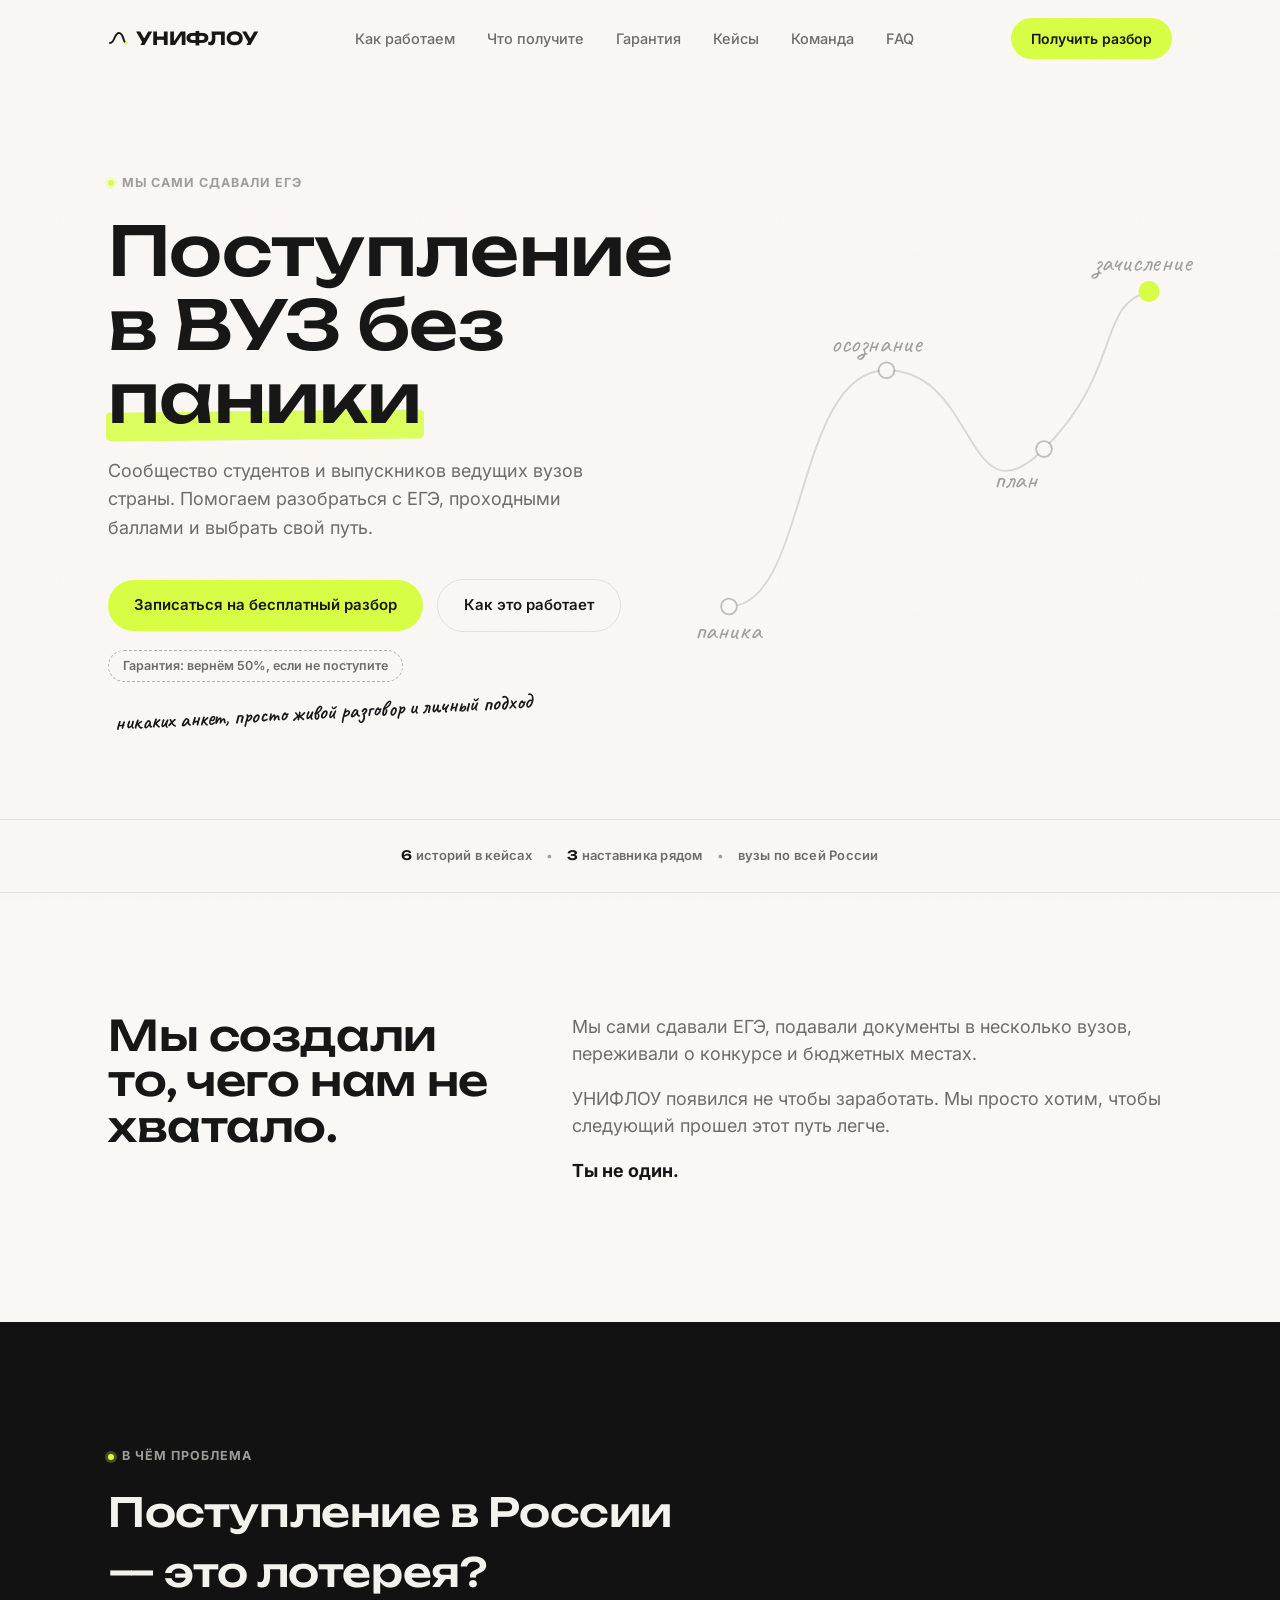
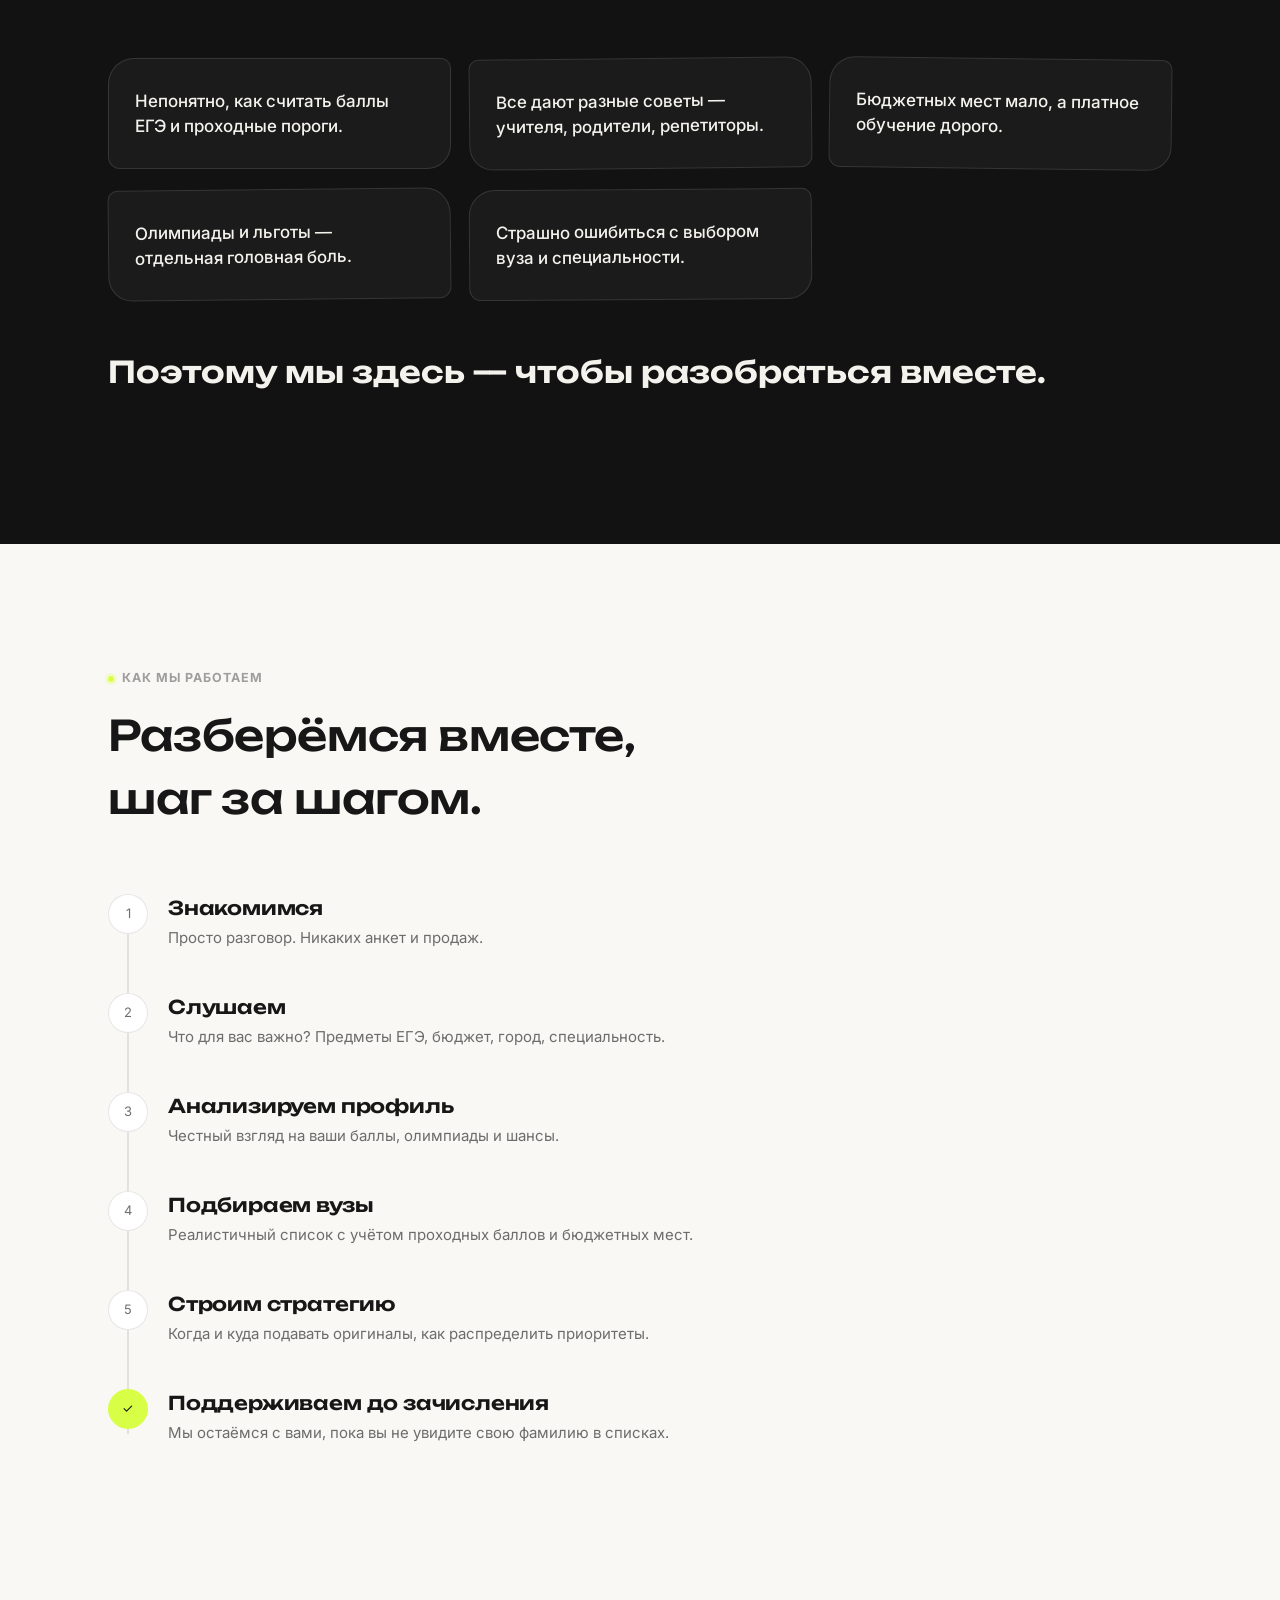
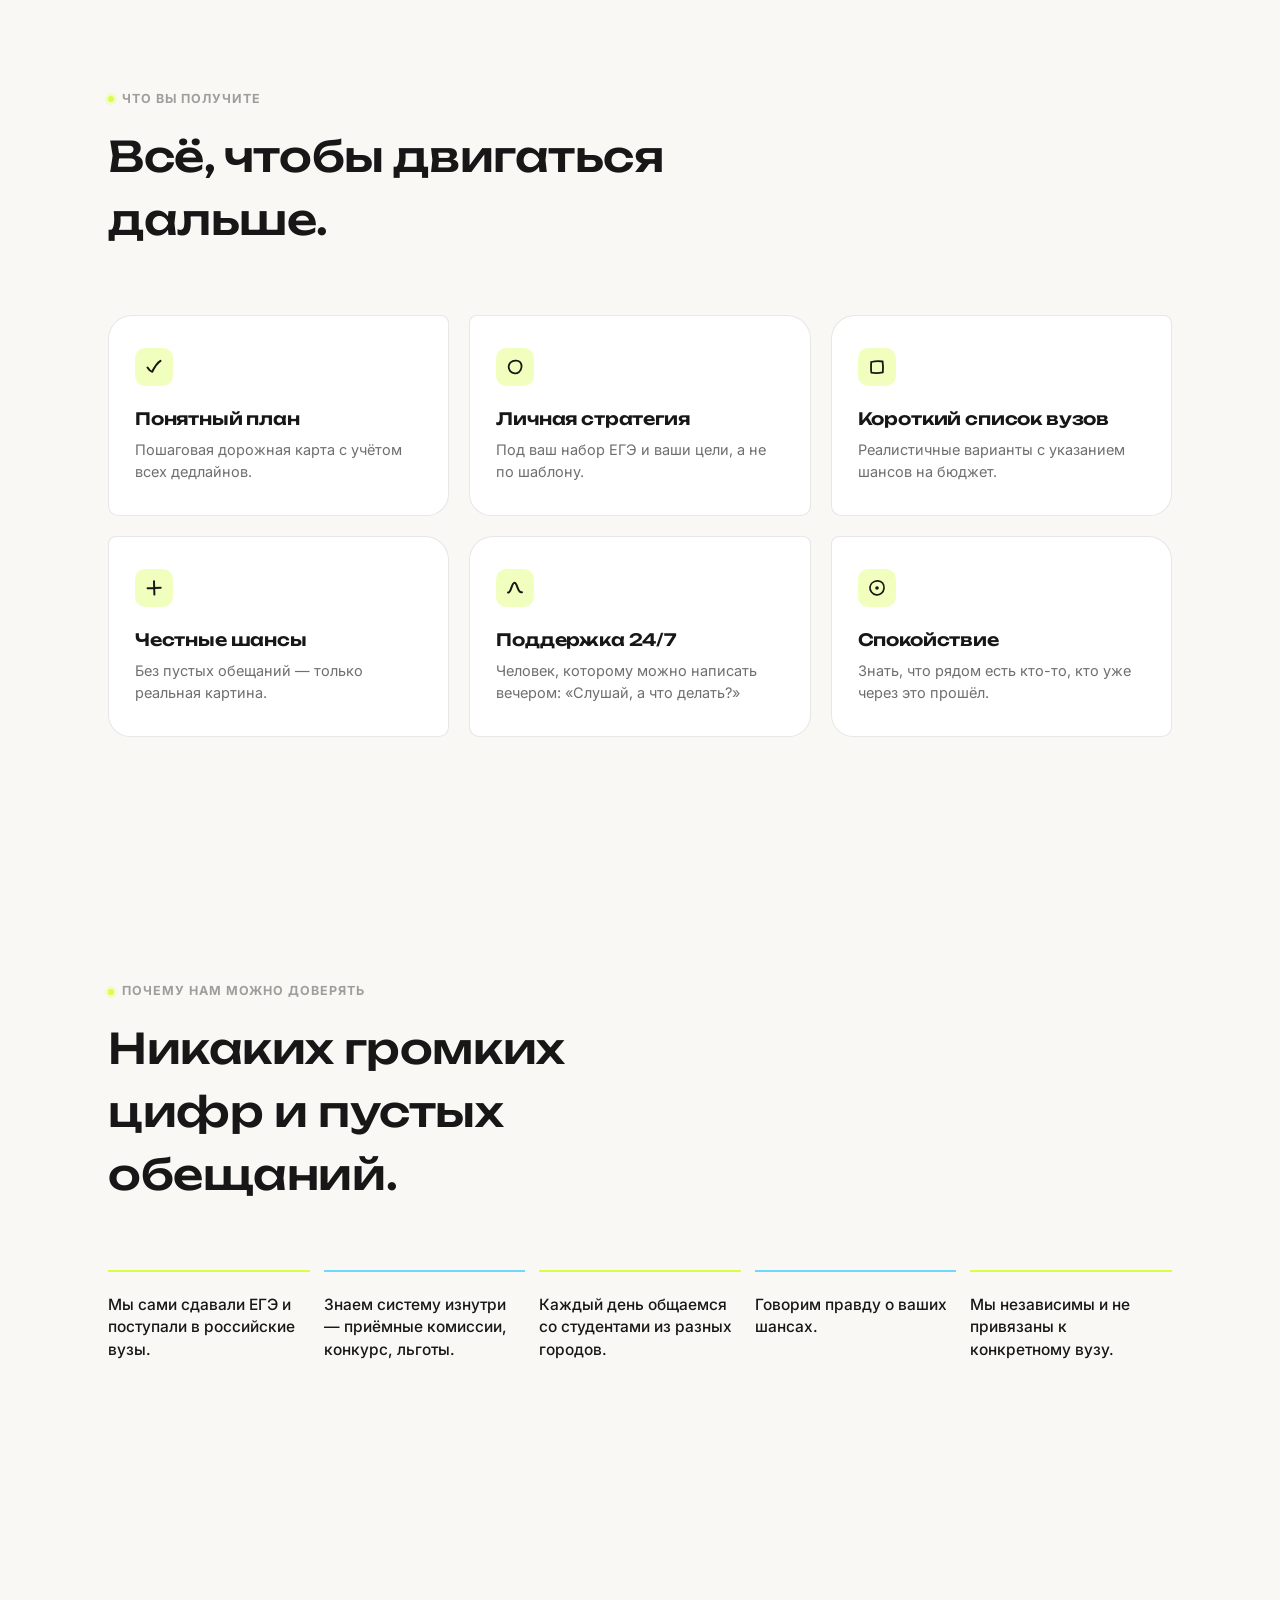
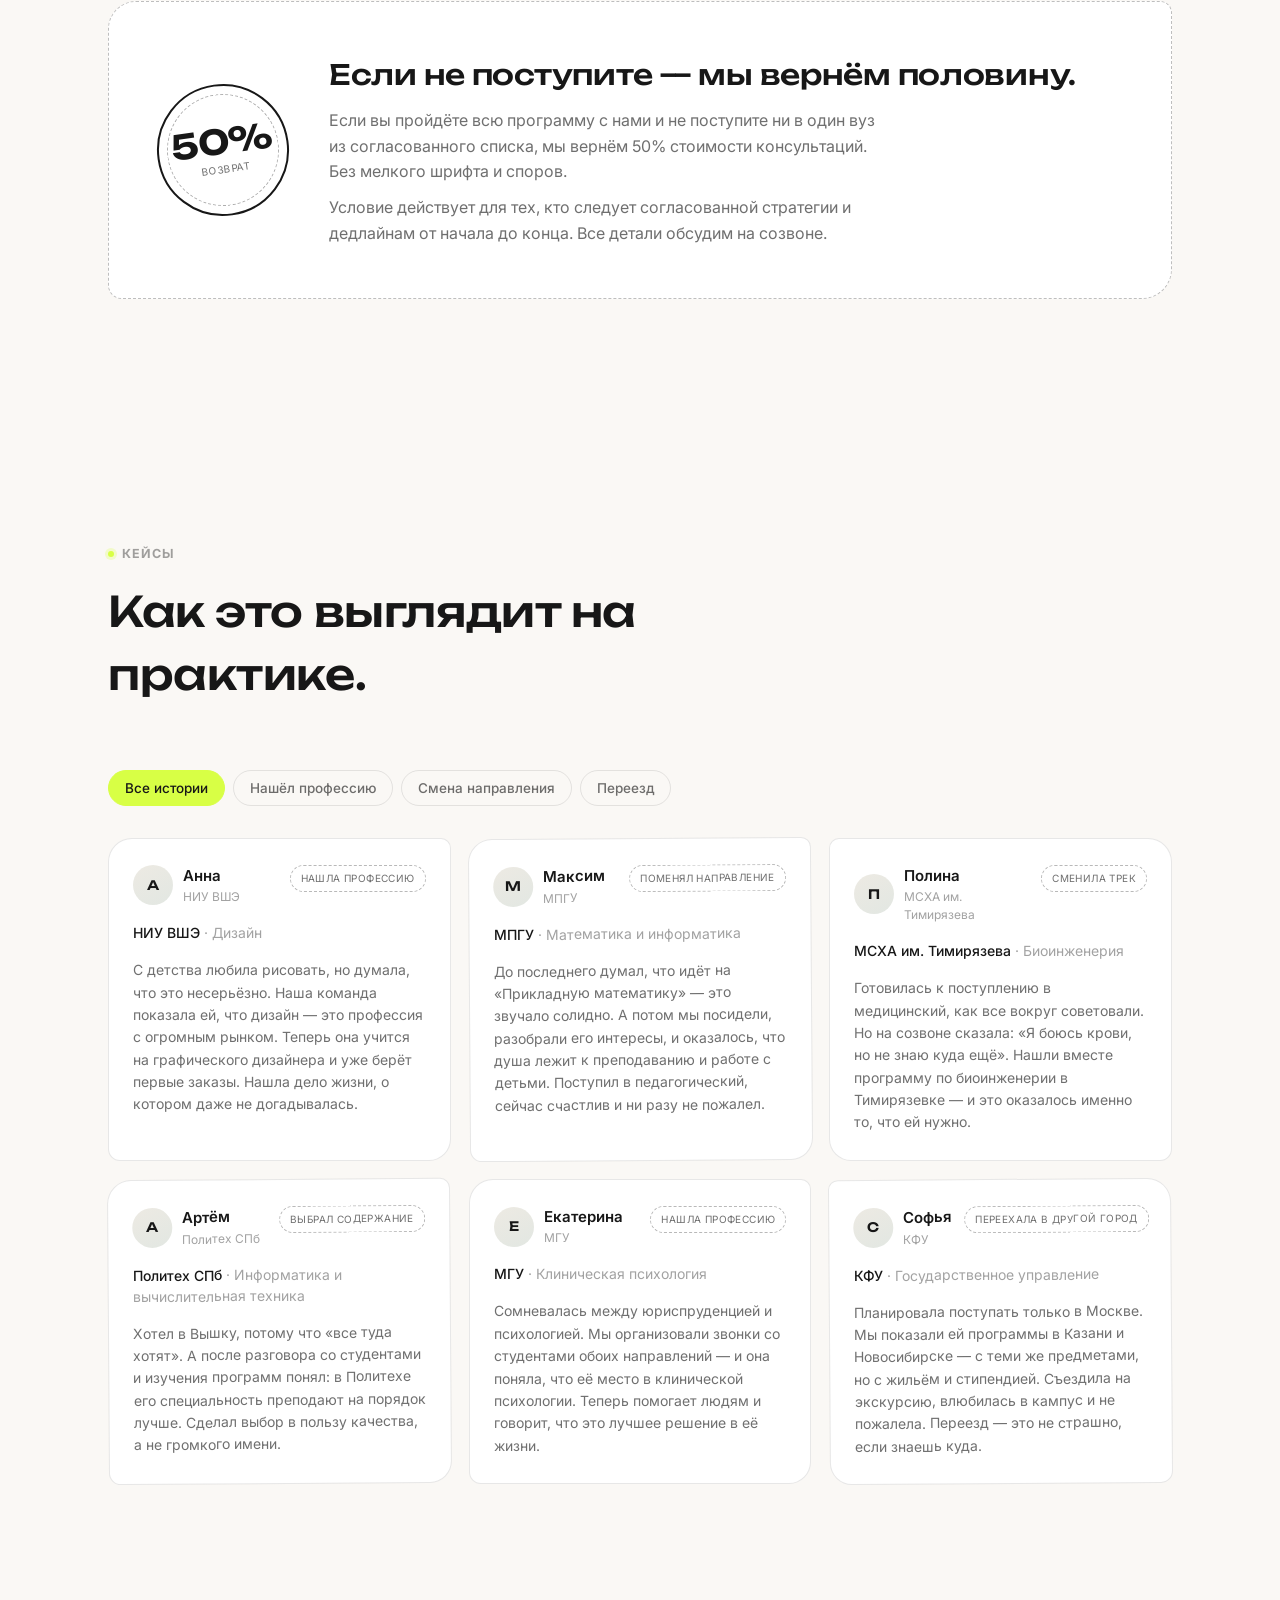
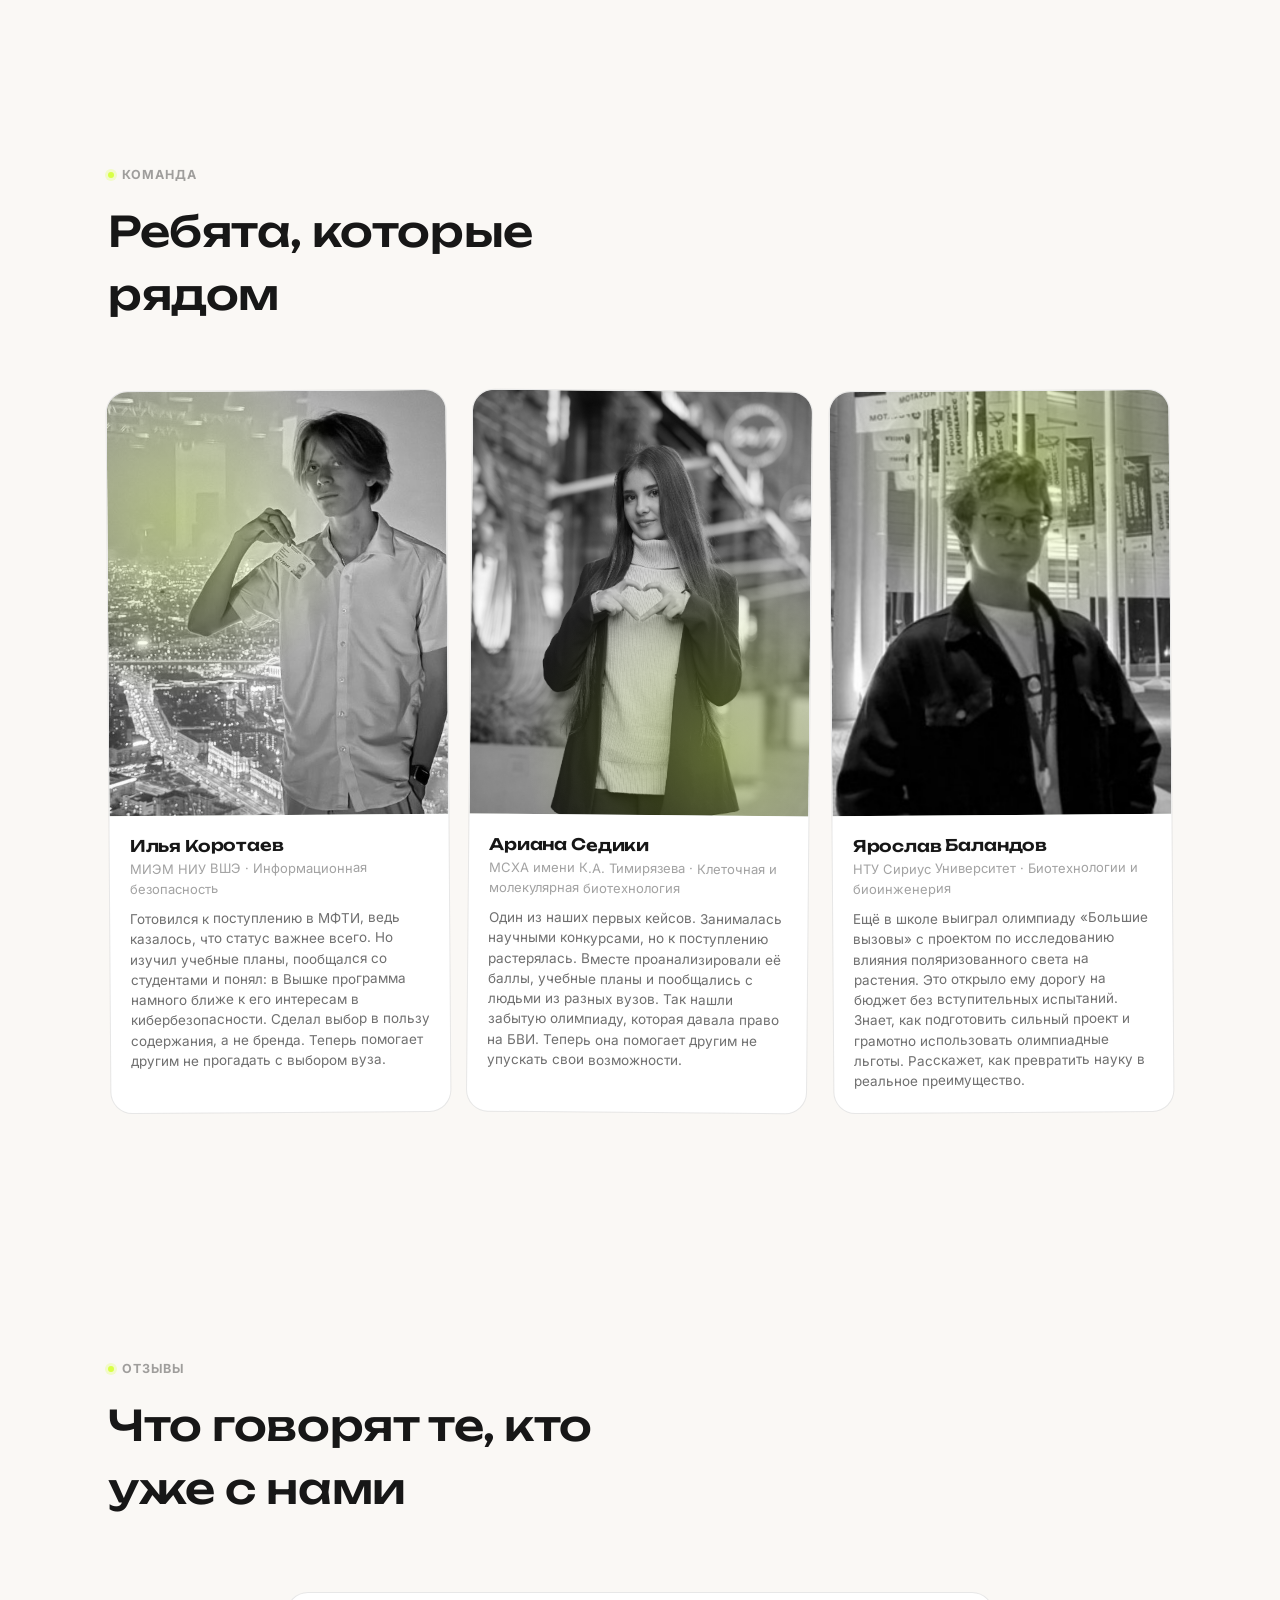
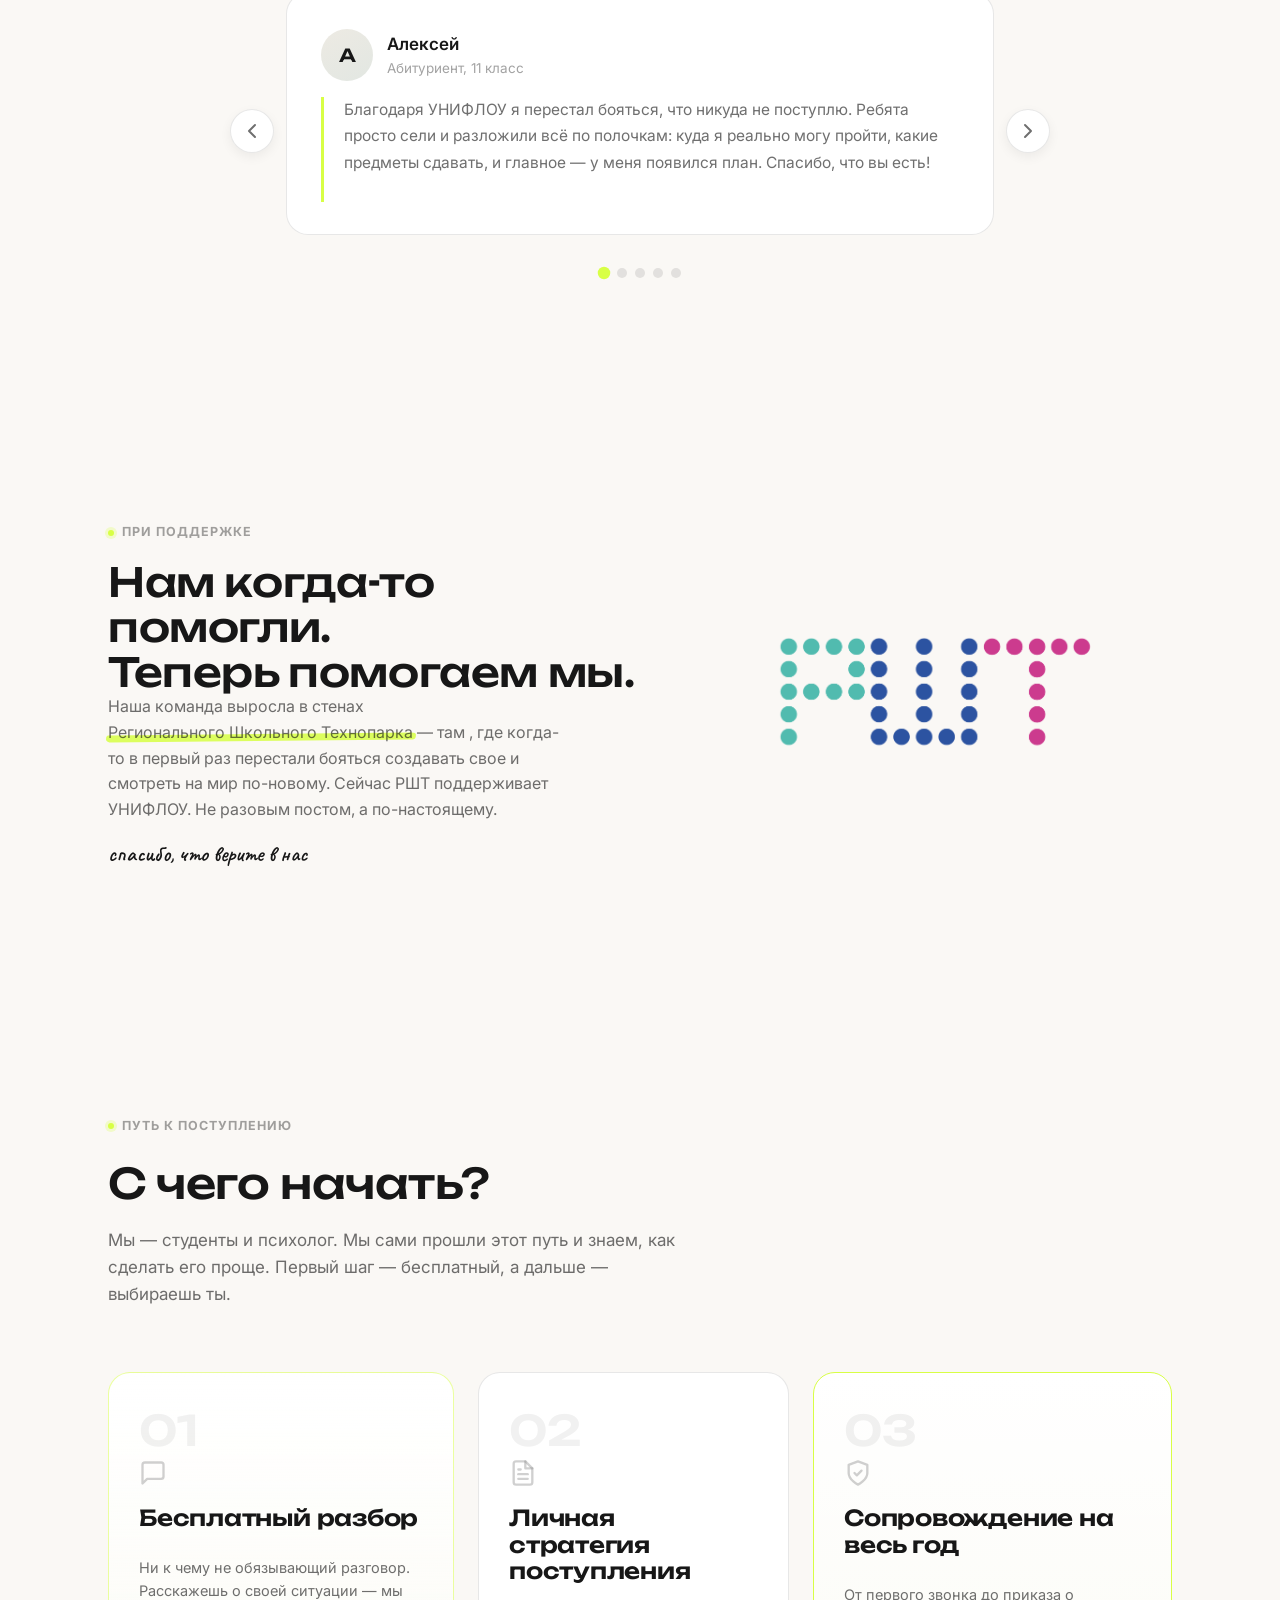
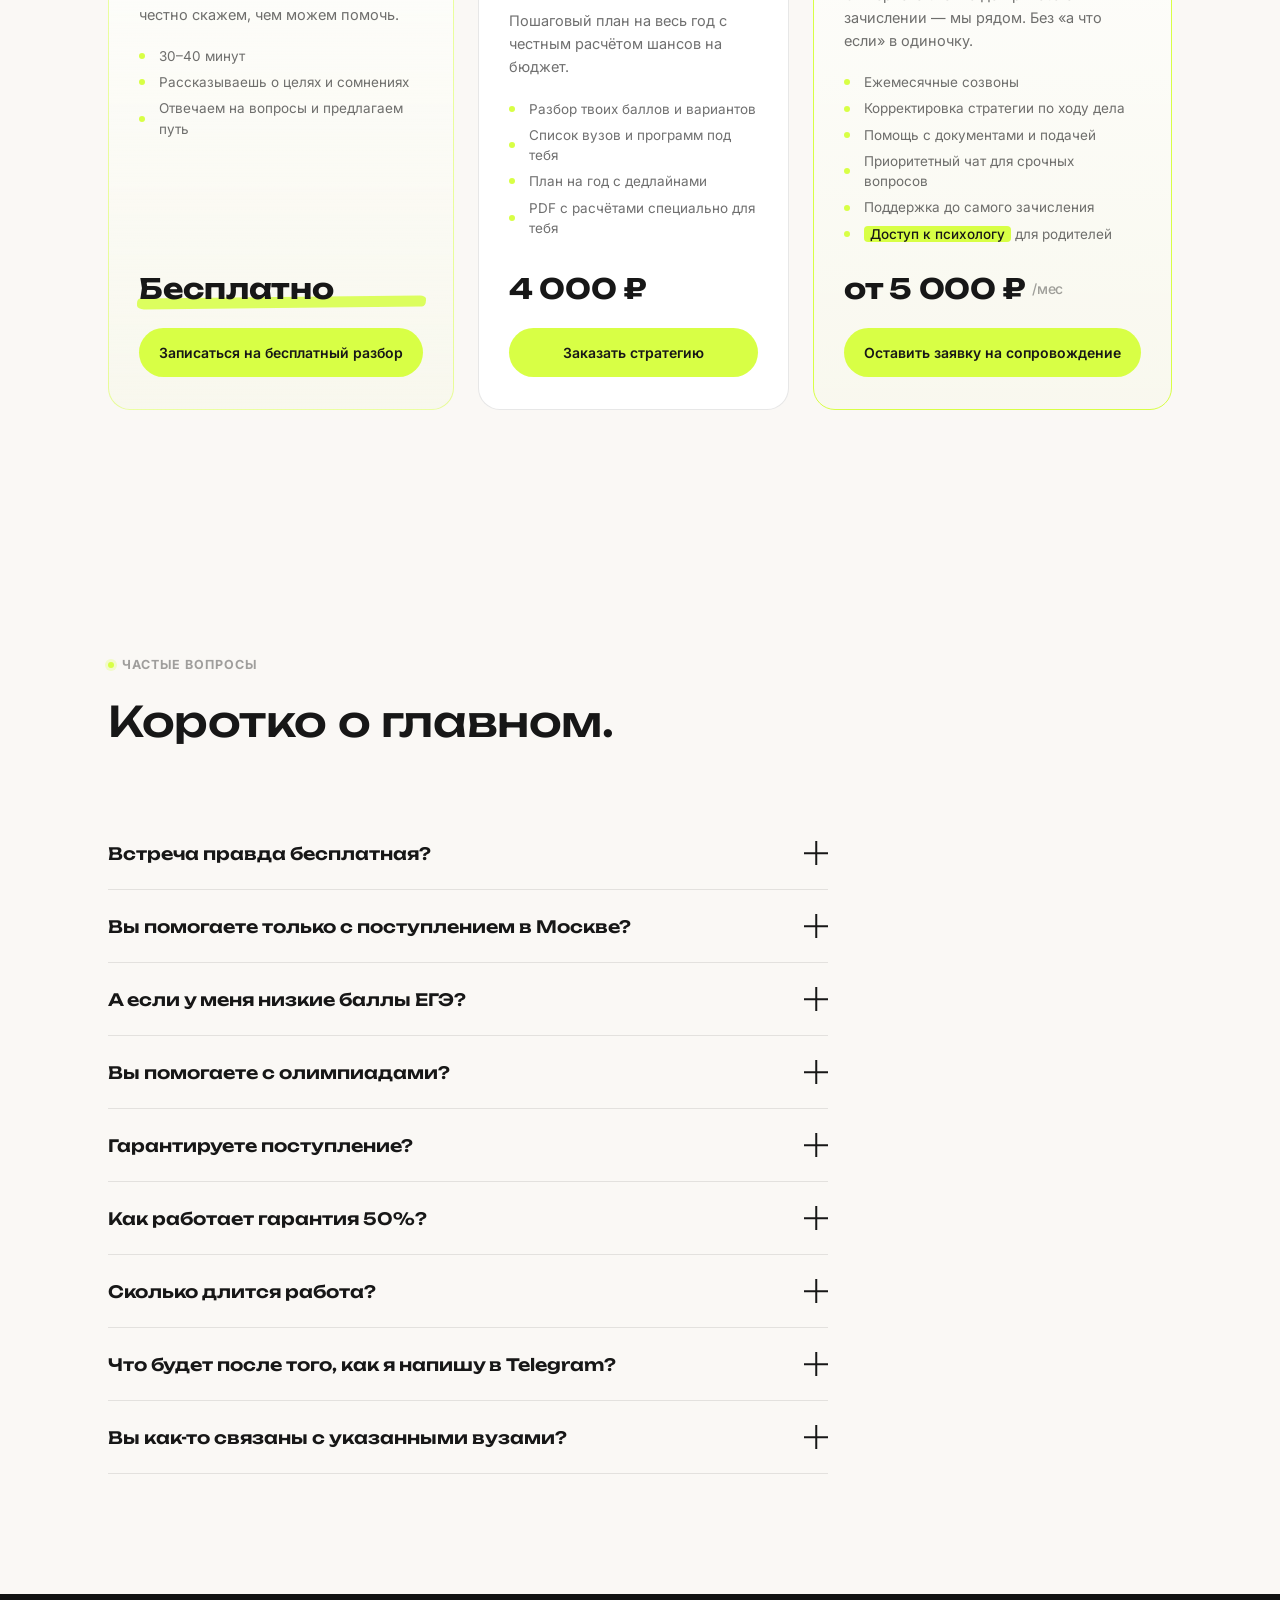
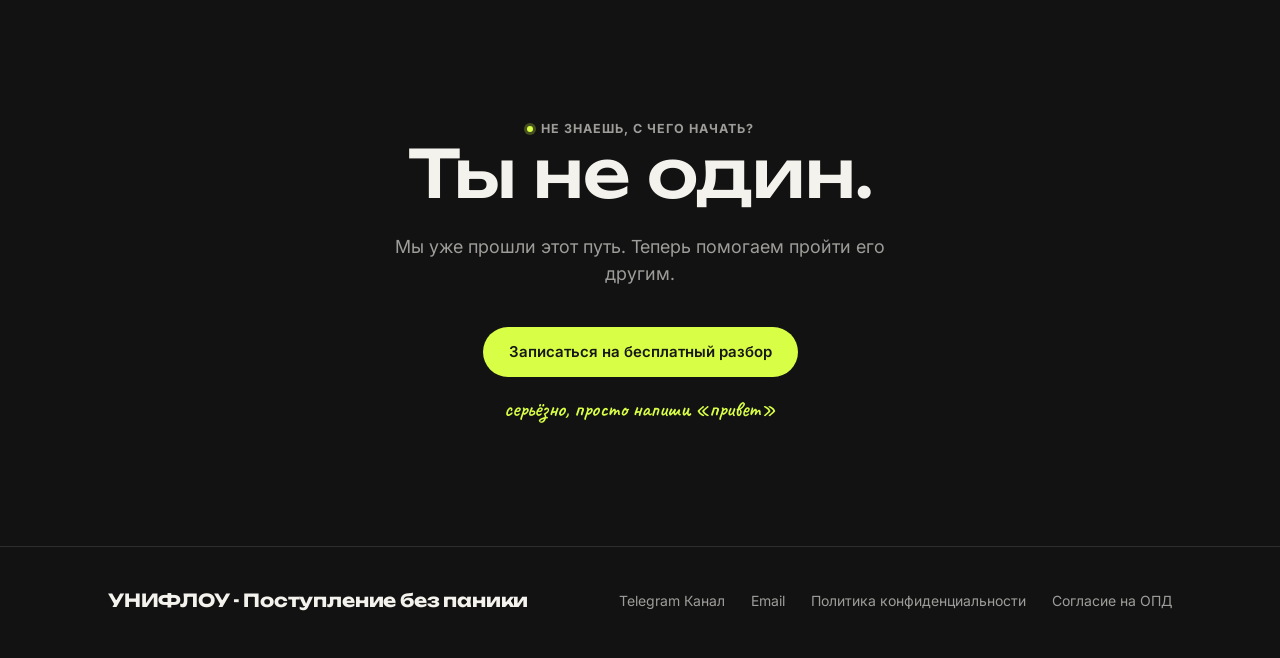
<file: index.html>
<!doctype html>
<html lang="ru">
  <head>
    <meta charset="UTF-8" />
    <meta name="viewport" content="width=device-width, initial-scale=1.0 maximum-scale=1.0" />
    <title>УНИФЛОУ - Поступление без паники</title>
    <meta
      name="description"
      content="Сообщество студентов и выпускников российских вузов, помогаем разобраться с ЕГЭ, выбором вуза и поступлением. Ты не один."
    />

    <meta property="og:title" content="УНИФЛОУ - Поступление без паники" />
    <meta
      property="og:description"
      content="Сообщество студентов и выпускников российских вузов, помогаем разобраться с ЕГЭ, выбором вуза и поступлением. Ты не один."
    />
    <meta property="og:type" content="website" />

    <link rel="preconnect" href="https://fonts.googleapis.com" />
    <link rel="preconnect" href="https://fonts.gstatic.com" crossorigin />
    <link rel="icon" type="image/png" href="images/uf.png">
    <link
      href="https://fonts.googleapis.com/css2?family=Unbounded:wght@500;600;700&family=Inter:wght@400;500;600&family=Caveat:wght@600;700&display=swap"
      rel="stylesheet"
    />

    <link rel="stylesheet" href="styles.css" />
  </head>
  <body>
    <header id="header">
      <div class="nav">
        <a href="#top" class="logo">
          <span class="logo-mark">
            <svg viewBox="0 0 20 20" width="20" height="20">
              <path
                d="M2 14 C 7 14, 6 4, 11 4 S 15 14, 18 14"
                fill="none"
                stroke="#171717"
                stroke-width="2"
                stroke-linecap="round"
              />
              <circle cx="18" cy="14" r="1.6" fill="#D8FF45" />
            </svg>
          </span>
          УНИФЛОУ
        </a>
        <nav class="nav-links">
          <a href="#how">Как работаем</a>
          <a href="#get">Что получите</a>
          <a href="#guarantee">Гарантия</a>
          <a href="#cases">Кейсы</a>
          <a href="#team">Команда</a>
          <a href="#faq">FAQ</a>
        </nav>
        <div class="nav-cta">
          <a
            href="https://t.me/bkmz7692"
            target="_blank"
            rel="noopener noreferrer"
            class="btn btn-primary"
          >
            Получить разбор
          </a>
        </div>
      </div>
    </header>

    <main id="top">
      <!-- ГЕРОЙ -->
      <section class="hero">
        <div class="wrap hero-grid">
          <div>
            <div class="eyebrow hero-eyebrow reveal">Мы сами сдавали ЕГЭ</div>
            <h1 class="reveal">
              Поступление в ВУЗ без <span class="mark">паники</span>
            </h1>
            <p class="hero-sub reveal">
              Сообщество студентов и выпускников ведущих вузов страны. Помогаем
              разобраться с ЕГЭ, проходными баллами и выбрать свой путь.
            </p>
            <div class="hero-ctas reveal">
              <a
                href="https://t.me/bkmz7692"
                target="_blank"
                rel="noopener noreferrer"
                class="btn btn-primary"
                >Записаться на бесплатный разбор</a
              >
              <a href="#how" class="btn btn-ghost">Как это работает</a>
            </div>
            <div class="hero-trust reveal">
              <span class="hero-badge"
                >Гарантия: вернём 50%, если не поступите</span
              >
              <span class="note hero-note">
                никаких анкет, просто живой разговор и личный подход
              </span>
            </div>
          </div>
          <div class="flow-visual reveal">
            <svg viewBox="0 0 400 400" aria-hidden="true">
              <path
                class="flow-path"
                d="M40 320 C 100 320, 90 140, 160 140 S 220 260, 280 200 S 320 90, 360 80"
              />
              <path
                class="flow-path-active"
                d="M40 320 C 100 320, 90 140, 160 140 S 220 260, 280 200 S 320 90, 360 80"
              />
              <circle class="flow-node" cx="40" cy="320" r="6" />
              <circle class="flow-node" cx="160" cy="140" r="6" />
              <circle class="flow-node" cx="280" cy="200" r="6" />
              <circle
                class="flow-node flow-node-final"
                cx="360"
                cy="80"
                r="8"
              />
              <text class="flow-label" x="14" y="345">паника</text>
              <text class="flow-label" x="118" y="126">осознание</text>
              <text class="flow-label" x="242" y="230">план</text>
              <text class="flow-label" x="318" y="64">зачисление</text>
            </svg>
          </div>
        </div>
      </section>

      <!-- ЧЕСТНЫЕ ЦИФРЫ (считаются из реальных данных в script.js) -->
      <div class="stat-strip reveal">
        <div class="wrap stat-strip-inner">
          <span class="stat-item"
            ><span id="statCases">–</span> историй в кейсах</span
          >
          <span class="stat-sep" aria-hidden="true">•</span>
          <span class="stat-item"
            ><span id="statTeam">–</span> наставника рядом</span
          >
          <span class="stat-sep" aria-hidden="true">•</span>
          <span class="stat-item">вузы по всей России</span>
        </div>
      </div>

      <!-- ЗАЧЕМ МЫ ЕСТЬ -->
      <section id="why">
        <div class="wrap why">
          <h2 class="reveal">Мы создали то, чего нам не хватало.</h2>
          <div class="why-story reveal">
            <p>
              Мы сами сдавали ЕГЭ, подавали документы в несколько вузов,
              переживали о конкурсе и бюджетных местах.
            </p>
            <p>
              УНИФЛОУ появился не чтобы заработать. Мы просто хотим, чтобы
              следующий прошел этот путь легче.
            </p>
            <p><strong>Ты не один.</strong></p>
          </div>
        </div>
      </section>

      <!-- ПРОБЛЕМА -->
      <section class="section--dark">
        <div class="wrap">
          <div class="problem-head">
            <div class="eyebrow reveal">В чём проблема</div>
            <h2 class="reveal">Поступление в России — это лотерея?</h2>
          </div>
          <div class="problem-grid">
            <div class="problem-card reveal">
              Непонятно, как считать баллы ЕГЭ и проходные пороги.
            </div>
            <div class="problem-card reveal">
              Все дают разные советы — учителя, родители, репетиторы.
            </div>
            <div class="problem-card reveal">
              Бюджетных мест мало, а платное обучение дорого.
            </div>
            <div class="problem-card reveal">
              Олимпиады и льготы — отдельная головная боль.
            </div>
            <div class="problem-card reveal">
              Страшно ошибиться с выбором вуза и специальности.
            </div>
          </div>
          <p class="problem-outro reveal">
            Поэтому мы здесь — чтобы разобраться вместе.
          </p>
        </div>
      </section>

      <!-- КАК МЫ РАБОТАЕМ -->
      <section id="how">
        <div class="wrap">
          <div class="head-block">
            <div class="eyebrow reveal">Как мы работаем</div>
            <h2 class="reveal">Разберёмся вместе, шаг за шагом.</h2>
          </div>
          <div class="timeline">
            <div class="tl-step reveal">
              <div class="tl-dot">1</div>
              <h3>Знакомимся</h3>
              <p>Просто разговор. Никаких анкет и продаж.</p>
            </div>
            <div class="tl-step reveal">
              <div class="tl-dot">2</div>
              <h3>Слушаем</h3>
              <p>
                Что для вас важно? Предметы ЕГЭ, бюджет, город, специальность.
              </p>
            </div>
            <div class="tl-step reveal">
              <div class="tl-dot">3</div>
              <h3>Анализируем профиль</h3>
              <p>Честный взгляд на ваши баллы, олимпиады и шансы.</p>
            </div>
            <div class="tl-step reveal">
              <div class="tl-dot">4</div>
              <h3>Подбираем вузы</h3>
              <p>
                Реалистичный список с учётом проходных баллов и бюджетных мест.
              </p>
            </div>
            <div class="tl-step reveal">
              <div class="tl-dot">5</div>
              <h3>Строим стратегию</h3>
              <p>
                Когда и куда подавать оригиналы, как распределить приоритеты.
              </p>
            </div>
            <div class="tl-step is-final reveal">
              <div class="tl-dot">✓</div>
              <h3>Поддерживаем до зачисления</h3>
              <p>
                Мы остаёмся с вами, пока вы не увидите свою фамилию в списках.
              </p>
            </div>
          </div>
        </div>
      </section>

      <!-- ЧТО ВЫ ПОЛУЧАЕТЕ -->
      <section id="get">
        <div class="wrap">
          <div class="head-block">
            <div class="eyebrow reveal">Что вы получите</div>
            <h2 class="reveal">Всё, чтобы двигаться дальше.</h2>
          </div>
          <div class="cards-grid">
            <div class="get-card reveal">
              <div class="get-icon">
                <svg width="18" height="18" viewBox="0 0 18 18">
                  <path
                    d="M2.5 9.5 C 4 12, 6 13.5, 7.2 13.8 C 9 10, 12 5, 15.5 2.8"
                    stroke="#171717"
                    stroke-width="2"
                    fill="none"
                    stroke-linecap="round"
                    stroke-linejoin="round"
                  />
                </svg>
              </div>
              <h3>Понятный план</h3>
              <p>Пошаговая дорожная карта с учётом всех дедлайнов.</p>
            </div>
            <div class="get-card reveal">
              <div class="get-icon">
                <svg width="18" height="18" viewBox="0 0 18 18">
                  <path
                    d="M9.3 2.6 C 13.5 2.2, 15.8 5, 15.5 9 C 15.2 13, 12 15.7, 8.7 15.4 C 5 15, 2.4 12, 2.7 8.5 C 3 5.3, 5.8 3, 9.3 2.6 Z"
                    stroke="#171717"
                    stroke-width="1.8"
                    fill="none"
                  />
                </svg>
              </div>
              <h3>Личная стратегия</h3>
              <p>Под ваш набор ЕГЭ и ваши цели, а не по шаблону.</p>
            </div>
            <div class="get-card reveal">
              <div class="get-icon">
                <svg width="18" height="18" viewBox="0 0 18 18">
                  <path
                    d="M3.2 4 C 3 8, 2.8 12, 3.4 14.6 C 6.5 15.2, 11.8 15, 14.8 14.3 C 15.2 10.5, 15 6.4, 14.6 3.5 C 11 2.9, 6.5 3.2, 3.2 4 Z"
                    stroke="#171717"
                    stroke-width="1.8"
                    fill="none"
                  />
                </svg>
              </div>
              <h3>Короткий список вузов</h3>
              <p>Реалистичные варианты с указанием шансов на бюджет.</p>
            </div>
            <div class="get-card reveal">
              <div class="get-icon">
                <svg width="18" height="18" viewBox="0 0 18 18">
                  <path
                    d="M9 2.3 L9.4 15.6 M2.6 9.2 L15.7 8.7"
                    stroke="#171717"
                    stroke-width="2"
                    stroke-linecap="round"
                  />
                </svg>
              </div>
              <h3>Честные шансы</h3>
              <p>Без пустых обещаний — только реальная картина.</p>
            </div>
            <div class="get-card reveal">
              <div class="get-icon">
                <svg width="18" height="18" viewBox="0 0 18 18">
                  <path
                    d="M2 13.5 C 5 14.5, 5.5 4, 8.5 3.8 S 11.5 14.7, 16 13.2"
                    stroke="#171717"
                    stroke-width="2"
                    fill="none"
                    stroke-linecap="round"
                  />
                </svg>
              </div>
              <h3>Поддержка 24/7</h3>
              <p>
                Человек, которому можно написать вечером: «Слушай, а что
                делать?»
              </p>
            </div>
            <div class="get-card reveal">
              <div class="get-icon">
                <svg width="18" height="18" viewBox="0 0 18 18">
                  <path
                    d="M9.2 1.8 C 14 1.5, 16.4 5.4, 16 9.3 C 15.6 13.6, 11.7 16.3, 8.4 15.9 C 4.2 15.4, 1.5 11.3, 2 8 C 2.4 4.8, 5.4 2.1, 9.2 1.8 Z"
                    stroke="#171717"
                    stroke-width="1.7"
                    fill="none"
                  />
                  <circle cx="9" cy="9" r="1.8" fill="#171717" />
                </svg>
              </div>
              <h3>Спокойствие</h3>
              <p>Знать, что рядом есть кто-то, кто уже через это прошёл.</p>
            </div>
          </div>
        </div>
      </section>

      <!-- ПОЧЕМУ МОЖНО ДОВЕРЯТЬ -->
      <section>
        <div class="wrap">
          <div class="head-block">
            <div class="eyebrow reveal">Почему нам можно доверять</div>
            <h2 class="reveal">Никаких громких цифр и пустых обещаний.</h2>
          </div>
          <div class="trust-grid">
            <div class="trust-card reveal">
              Мы сами сдавали ЕГЭ и поступали в российские вузы.
            </div>
            <div class="trust-card reveal">
              Знаем систему изнутри — приёмные комиссии, конкурс, льготы.
            </div>
            <div class="trust-card reveal">
              Каждый день общаемся со студентами из разных городов.
            </div>
            <div class="trust-card reveal">Говорим правду о ваших шансах.</div>
            <div class="trust-card reveal">
              Мы независимы и не привязаны к конкретному вузу.
            </div>
          </div>
        </div>
      </section>

      <!-- ГАРАНТИЯ 50% -->
      <section id="guarantee">
        <div class="wrap">
          <div class="guarantee reveal">
            <div class="guarantee-stamp">
              <span class="num">50%</span>
              <span class="lbl">возврат</span>
            </div>
            <div class="guarantee-body">
              <h3>Если не поступите — мы вернём половину.</h3>
              <p>
                Если вы пройдёте всю программу с нами и не поступите ни в один
                вуз из согласованного списка, мы вернём 50% стоимости
                консультаций. Без мелкого шрифта и споров.
              </p>
              <p class="guarantee-fine">
                Условие действует для тех, кто следует согласованной стратегии и
                дедлайнам от начала до конца. Все детали обсудим на созвоне.
              </p>
            </div>
          </div>
        </div>
      </section>

      <!-- КЕЙСЫ (генерируется JS) -->
      <section id="cases">
        <div class="wrap">
          <div class="head-block">
            <div class="eyebrow reveal">Кейсы</div>
            <h2 class="reveal">Как это выглядит на практике.</h2>
          </div>
          <div
            class="case-filters reveal"
            id="caseFilters"
            role="tablist"
            aria-label="Фильтр кейсов"
          >
            <!-- кнопки вставятся из JS -->
          </div>
          <div class="cases-grid" id="casesGrid">
            <!-- карточки вставятся из JS -->
          </div>
          <div class="cases-more-wrap">
            <button class="btn btn-ghost" id="casesMoreBtn" type="button">
              Показать ещё
            </button>
          </div>
        </div>
      </section>

      <!-- КОМАНДА (генерируется JS) -->
      <section id="team">
        <div class="wrap">
          <div class="head-block">
            <div class="eyebrow reveal">Команда</div>
            <h2 class="reveal">Ребята, которые рядом</h2>
          </div>
          <div class="team-grid" id="teamGrid">
            <!-- карточки вставятся из JS -->
          </div>
        </div>
      </section>

      <!-- ОТЗЫВЫ — СЛАЙДЕР -->
      <section id="reviews" class="reviews">
        <div class="wrap">
          <div class="head-block">
            <div class="eyebrow reveal">Отзывы</div>
            <h2 class="reveal">Что говорят те, кто уже с нами</h2>
          </div>
          <div class="reviews-slider" role="region" aria-label="Отзывы">
            <div class="reviews-track-wrap">
              <div class="reviews-track" id="reviewsTrack">
                <!-- слайды будут вставлены из JS -->
              </div>
            </div>

            <!-- Навигация -->
            <button
              class="reviews-btn reviews-btn--prev"
              type="button"
              aria-label="Предыдущий отзыв"
            >
              <svg
                width="24"
                height="24"
                viewBox="0 0 24 24"
                fill="none"
                stroke="currentColor"
                stroke-width="2"
                stroke-linecap="round"
                stroke-linejoin="round"
              >
                <path d="M15 18l-6-6 6-6" />
              </svg>
            </button>
            <button
              class="reviews-btn reviews-btn--next"
              type="button"
              aria-label="Следующий отзыв"
            >
              <svg
                width="24"
                height="24"
                viewBox="0 0 24 24"
                fill="none"
                stroke="currentColor"
                stroke-width="2"
                stroke-linecap="round"
                stroke-linejoin="round"
              >
                <path d="M9 18l6-6-6-6" />
              </svg>
            </button>

            <!-- Индикаторы -->
            <div
              class="reviews-dots"
              id="reviewsDots"
              role="tablist"
              aria-label="Навигация по отзывам"
            >
              <!-- точки вставятся из JS -->
            </div>
          </div>
        </div>
      </section>

      <!-- ПРИ ПОДДЕРЖКЕ REGIONAL SCHOOLTECH -->
      <section id="supported">
        <div class="wrap supported-grid">
          <div class="supported-copy">
            <div class="eyebrow reveal">При поддержке</div>
            <h2 class="reveal">
              Нам когда-то помогли.<br />Теперь помогаем мы.
            </h2>
            <p class="reveal">
              Наша команда выросла в стенах
              <span class="mark">Регионального Школьного Технопарка</span> — там
              , где когда-то в первый раз перестали бояться создавать свое и
              смотреть на мир по-новому. Сейчас РШТ поддерживает УНИФЛОУ. Не
              разовым постом, а по-настоящему.
            </p>
            <div class="note reveal">спасибо, что верите в нас</div>
          </div>
          <div class="supported-mark reveal">
            <img
              class="supported-logo"
              src="images/rsht.png"
              alt="Regional SchoolTech"
              loading="lazy"
            />
          </div>
        </div>
      </section>
      <!-- ФОРМАТЫ / ТАРИФЫ -->
      <section id="products" class="products">
        <div class="wrap">
          <div class="head-block products-head">
            <div class="eyebrow reveal">Путь к поступлению</div>
            <h2 class="reveal">С чего начать?</h2>
            <p class="products-sub reveal">
              Мы — студенты и психолог. Мы сами прошли этот путь и знаем, как
              сделать его проще. Первый шаг — бесплатный, а дальше — выбираешь
              ты.
            </p>
          </div>

          <div class="products-grid">
            <!-- Карточка 1: Бесплатный разбор -->
            <div class="product-card product-card--free reveal">
              <div class="product-step">01</div>
              <div class="product-icon" aria-hidden="true">
                <svg
                  width="28"
                  height="28"
                  viewBox="0 0 24 24"
                  fill="none"
                  stroke="currentColor"
                  stroke-width="2"
                  stroke-linecap="round"
                  stroke-linejoin="round"
                >
                  <path
                    d="M21 15a2 2 0 01-2 2H7l-4 4V5a2 2 0 012-2h14a2 2 0 012 2z"
                  />
                </svg>
              </div>
              <h3 class="product-title">Бесплатный разбор</h3>
              <p class="product-desc">
                Ни к чему не обязывающий разговор. Расскажешь о своей ситуации —
                мы честно скажем, чем можем помочь.
              </p>
              <ul class="product-benefits">
                <li class="product-benefit">30–40 минут</li>
                <li class="product-benefit">
                  Рассказываешь о целях и сомнениях
                </li>
                <li class="product-benefit">
                  Отвечаем на вопросы и предлагаем путь
                </li>
              </ul>
              <div class="product-price product-price--free">Бесплатно</div>
              <a
                href="https://t.me/bkmz7692"
                target="_blank"
                rel="noopener noreferrer"
                class="btn btn-primary product-cta"
                >Записаться на бесплатный разбор</a
              >
            </div>

            <!-- Карточка 2: Личная стратегия -->
            <div class="product-card reveal">
              <div class="product-step">02</div>
              <div class="product-icon" aria-hidden="true">
                <svg
                  width="28"
                  height="28"
                  viewBox="0 0 24 24"
                  fill="none"
                  stroke="currentColor"
                  stroke-width="2"
                  stroke-linecap="round"
                  stroke-linejoin="round"
                >
                  <path
                    d="M14 2H6a2 2 0 00-2 2v16a2 2 0 002 2h12a2 2 0 002-2V8z"
                  />
                  <polyline points="14 2 14 8 20 8" />
                  <line x1="16" y1="13" x2="8" y2="13" />
                  <line x1="16" y1="17" x2="8" y2="17" />
                  <polyline points="10 9 9 9 8 9" />
                </svg>
              </div>
              <h3 class="product-title">Личная стратегия поступления</h3>
              <p class="product-desc">
                Пошаговый план на весь год с честным расчётом шансов на бюджет.
              </p>
              <ul class="product-benefits">
                <li class="product-benefit">Разбор твоих баллов и вариантов</li>
                <li class="product-benefit">
                  Список вузов и программ под тебя
                </li>
                <li class="product-benefit">План на год с дедлайнами</li>
                <li class="product-benefit">
                  PDF с расчётами специально для тебя
                </li>
              </ul>
              <div class="product-price">4 000 ₽</div>
              <a href="https://t.me/bkmz7692" class="btn btn-primary product-cta"
                >Заказать стратегию</a
              >
            </div>

            <!-- Карточка 3: Годовое сопровождение -->
            <div class="product-card product-card--featured reveal">
              <div class="product-step">03</div>
              <div class="product-icon" aria-hidden="true">
                <svg
                  width="28"
                  height="28"
                  viewBox="0 0 24 24"
                  fill="none"
                  stroke="currentColor"
                  stroke-width="2"
                  stroke-linecap="round"
                  stroke-linejoin="round"
                >
                  <path d="M12 22s8-4 8-10V5l-8-3-8 3v7c0 6 8 10 8 10z" />
                  <polyline points="9 12 11 14 15 10" />
                </svg>
              </div>
              <h3 class="product-title">Сопровождение на весь год</h3>
              <p class="product-desc">
                От первого звонка до приказа о зачислении — мы рядом. Без «а что
                если» в одиночку.
              </p>
              <ul class="product-benefits">
                <li class="product-benefit">Ежемесячные созвоны</li>
                <li class="product-benefit">
                  Корректировка стратегии по ходу дела
                </li>
                <li class="product-benefit">Помощь с документами и подачей</li>
                <li class="product-benefit">
                  Приоритетный чат для срочных вопросов
                </li>
                <li class="product-benefit">Поддержка до самого зачисления</li>
                <li class="product-benefit">
                  <span class="product-benefit-accent">Доступ к психологу</span>
                  для родителей
                </li>
              </ul>
              <div class="product-price">от 5 000 ₽<span>/мес</span></div>
              <a href="https://t.me/bkmz7692" class="btn btn-primary product-cta"
                >Оставить заявку на сопровождение</a
              >
            </div>
          </div>

          
      </section>
      <!-- FAQ -->
      <section id="faq">
        <div class="wrap">
          <div class="head-block">
            <div class="eyebrow reveal">Частые вопросы</div>
            <h2 class="reveal">Коротко о главном.</h2>
          </div>
          <div class="faq-wrap">
            <div class="faq-item reveal">
              <button class="faq-q" aria-expanded="false">
                Встреча правда бесплатная? <span class="faq-icon"></span>
              </button>
              <div class="faq-a">
                <p>
                  Да, первый разговор ни к чему не обязывает. Мы просто
                  знакомимся и смотрим, можем ли помочь.
                </p>
              </div>
            </div>
            <div class="faq-item reveal">
              <button class="faq-q" aria-expanded="false">
                Вы помогаете только с поступлением в Москве?
                <span class="faq-icon"></span>
              </button>
              <div class="faq-a">
                <p>
                  Нет, мы работаем с вузами по всей России — от Калининграда до
                  Владивостока.
                </p>
              </div>
            </div>
            <div class="faq-item reveal">
              <button class="faq-q" aria-expanded="false">
                А если у меня низкие баллы ЕГЭ? <span class="faq-icon"></span>
              </button>
              <div class="faq-a">
                <p>
                  Мы найдём варианты, где у вас есть реальные шансы, в том числе
                  платное обучение или целевое направление.
                </p>
              </div>
            </div>
            <div class="faq-item reveal">
              <button class="faq-q" aria-expanded="false">
                Вы помогаете с олимпиадами? <span class="faq-icon"></span>
              </button>
              <div class="faq-a">
                <p>
                  Мы можем оценить ваши олимпиадные достижения и подсказать, как
                  их правильно использовать.
                </p>
              </div>
            </div>
            <div class="faq-item reveal">
              <button class="faq-q" aria-expanded="false">
                Гарантируете поступление? <span class="faq-icon"></span>
              </button>
              <div class="faq-a">
                <p>
                  Честно — никто не может. Что мы гарантируем — это реальную
                  стратегию, честную оценку шансов и возврат 50% стоимости, если
                  не получится.
                </p>
              </div>
            </div>
            <div class="faq-item reveal">
              <button class="faq-q" aria-expanded="false">
                Как работает гарантия 50%? <span class="faq-icon"></span>
              </button>
              <div class="faq-a">
                <p>
                  Если вы следуете согласованному плану до конца и всё равно не
                  поступаете ни в один вуз из списка, мы возвращаем половину
                  оплаты — условия обсудим на созвоне.
                </p>
              </div>
            </div>
            <div class="faq-item reveal">
              <button class="faq-q" aria-expanded="false">
                Сколько длится работа? <span class="faq-icon"></span>
              </button>
              <div class="faq-a">
                <p>
                  Всё зависит от ваших дедлайнов, но обычно мы работаем 2–4
                  месяца до начала приёмной кампании.
                </p>
              </div>
            </div>
            <div class="faq-item reveal">
              <button class="faq-q" aria-expanded="false">
                Что будет после того, как я напишу в Telegram?
                <span class="faq-icon"></span>
              </button>
              <div class="faq-a">
                <p>
                  Мы свяжемся, договоримся о созвоне и пройдём все шаги из
                  нашего плана.
                </p>
              </div>
            </div>
            <div class="faq-item reveal">
              <button class="faq-q" aria-expanded="false">
                Вы как-то связаны с указанными вузами?
                <span class="faq-icon"></span>
              </button>
              <div class="faq-a">
                <p>
                  УНИФЛОУ — независимый проект. Мы не аффилированы с указанными
                  вузами и не получали от них лицензий на использование
                  символики
                </p>
              </div>
            </div>
          </div>
        </div>
      </section>

      <section id="contact" class="section--dark final-cta">
        <div class="wrap">
          <div class="eyebrow reveal" style="justify-content: center">
            Не знаешь, с чего начать?
          </div>
          <h2 class="reveal">Ты не один.</h2>
          <p class="reveal">
            Мы уже прошли этот путь. Теперь помогаем пройти его другим.
          </p>
          <div class="hero-ctas reveal" style="justify-content: center">
            <a
              href="https://t.me/bkmz7692"
              target="_blank"
              rel="noopener noreferrer"
              class="btn btn-primary"
              >Записаться на бесплатный разбор</a
            >
          </div>
          <div class="note reveal" style="margin-top: 16px">
            серьёзно, просто напиши «привет»
          </div>
        </div>
      </section>
    </main>

    <footer>
      <div class="wrap footer-row">
        <a href="#top" class="logo">УНИФЛОУ - Поступление без паники</a>
        <div class="footer-links">
          <a href="https://t.me/uniflou" target="_blank" rel="noopener">Telegram Канал</a>
          <a href="mailto:korotaevILV@yandex.ru">Email</a>
          <a href="docs/privacy.pdf">Политика конфиденциальности</a>
          <a href="docs/agreement.pdf">Согласие на ОПД</a>
        </div>
      </div>
    </footer>

    <script src="script.js"></script>
  </body>
</html>
</file>
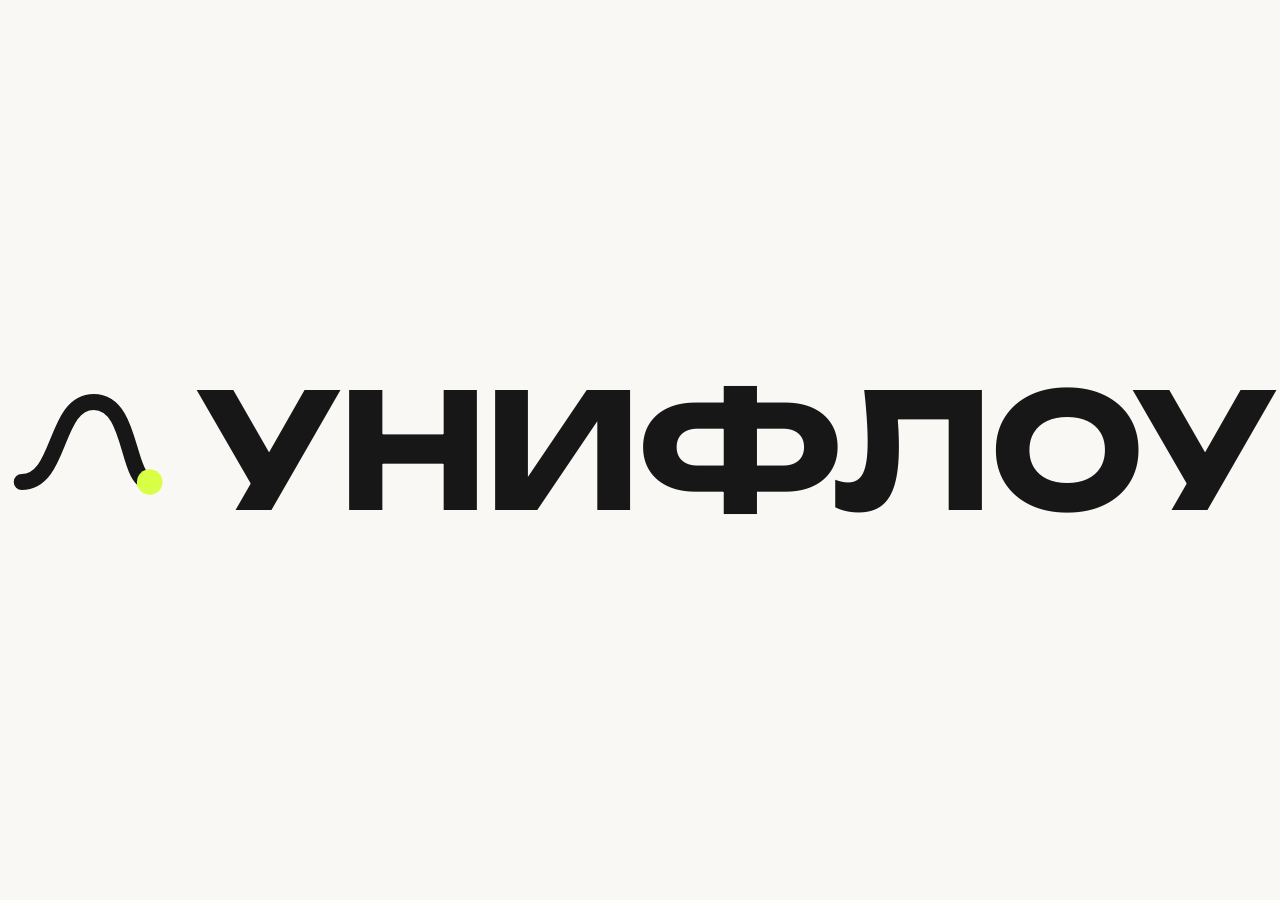
<file: logo.html>
<!doctype html>
<html lang="ru">
  <head>
    <meta charset="UTF-8" />
    <meta name="viewport" content="width=device-width, initial-scale=1.0" />
    <title>Логотип УНИФЛОУ</title>
    <link
      href="https://fonts.googleapis.com/css2?family=Unbounded:wght@700&display=swap"
      rel="stylesheet"
    />
    <style>
      body {
        margin: 0;
        min-height: 100vh;
        display: flex;
        align-items: center;
        justify-content: center;
        background: #faf8f5;
      }
      .logo {
        display: flex;
        align-items: center;
        gap: 12px;
        font-family: "Unbounded", sans-serif;
        font-weight: 700;
        font-size: 64px;
        letter-spacing: -0.02em;
        color: #171717;
        padding: 40px;
        transform: scale(2.5); /* ← вот эта строка */
        transform-origin: center; /* масштабирование от центра */
      }
      .logo-mark {
        width: 64px;
        height: 64px;
        flex-shrink: 0;
      }
    </style>
  </head>
  <body>
    <div class="logo">
      <svg
        class="logo-mark"
        viewBox="0 0 20 20"
        fill="none"
        xmlns="http://www.w3.org/2000/svg"
      >
        <path
          d="M2 14 C 7 14, 6 4, 11 4 S 15 14, 18 14"
          stroke="#171717"
          stroke-width="2"
          stroke-linecap="round"
        />
        <circle cx="18" cy="14" r="1.6" fill="#D8FF45" />
      </svg>
      <span>УНИФЛОУ</span>
    </div>
  </body>
</html>
</file>
<file: styles.css>
/* ==========================================
   НАСТРОЙКИ (все переменные)
   ========================================== */
:root {
  /* Цвета */
  --bg: #faf8f5;
  --bg-card: #ffffff;
  --ink: #171717;
  --ink-soft: rgba(23, 23, 23, 0.62);
  --ink-faint: rgba(23, 23, 23, 0.4);
  --accent: #d8ff45;
  --accent-ink: #171717;
  --accent2: #6ed9ff;
  --dark: #121212;
  --dark-card: #1b1b1b;
  --dark-ink: #f4f2ed;
  --dark-ink-soft: rgba(244, 242, 237, 0.62);
  --line: rgba(23, 23, 23, 0.1);
  --line-dark: rgba(244, 242, 237, 0.12);

  /* Размеры и радиусы */
  --radius: 22px;
  --radius-sm: 14px;
  --maxw: 1120px;

  /* Анимация */
  --ease: cubic-bezier(0.16, 0.8, 0.24, 1);

  /* === НАСТРОЙКИ ГРАФА === */
  --flow-scale: 3.5;
  --flow-width: 920px;
  --flow-padding-right: 150px;
  --flow-mobile-scale: 1.55;
  --flow-mobile-width: 70%;
  --flow-mobile-line-width: 5;
}

/* ==========================================
   БАЗОВЫЕ СТИЛИ
   ========================================== */
* {
  box-sizing: border-box;
}
html {
  scroll-behavior: smooth;
}
@media (prefers-reduced-motion: reduce) {
  html {
    scroll-behavior: auto;
  }
  * {
    animation-duration: 0.001ms !important;
    animation-iteration-count: 1 !important;
    transition-duration: 0.001ms !important;
    scroll-behavior: auto !important;
  }
}

body {
  margin: 0;
  background: var(--bg);
  color: var(--ink);
  font-family:
    "Inter",
    -apple-system,
    sans-serif;
  -webkit-font-smoothing: antialiased;
  line-height: 1.5;
  position: relative;
}

body::before {
  content: "";
  position: fixed;
  inset: 0;
  z-index: 2000;
  pointer-events: none;
  opacity: 0.035;
  mix-blend-mode: multiply;
  background-image: url("data:image/svg+xml,%3Csvg xmlns='http://www.w3.org/2000/svg' width='180' height='180'%3E%3Cfilter id='n'%3E%3CfeTurbulence type='fractalNoise' baseFrequency='0.85' numOctaves='2' stitchTiles='stitch'/%3E%3C/filter%3E%3Crect width='100%25' height='100%25' filter='url(%23n)'/%3E%3C/svg%3E");
}

h1,
h2,
h3 {
  font-family: "Unbounded", sans-serif;
  font-weight: 500;
  letter-spacing: -0.01em;
  margin: 0;
}

a {
  color: inherit;
  text-decoration: none;
}

.note {
  font-family: "Caveat", cursive;
  font-size: 22px;
  font-weight: 600;
  color: var(--ink);
  display: inline-block;
  transform: rotate(-3deg);
}
.section--dark .note {
  color: var(--accent);
}

.mark {
  position: relative;
  white-space: nowrap;
}
.mark::after {
  content: "";
  position: absolute;
  left: -2px;
  right: -3px;
  bottom: 1px;
  height: 0.42em;
  background: var(--accent);
  z-index: -1;
  transform: rotate(-0.6deg);
  border-radius: 3px 6px 4px 7px / 5px 3px 6px 4px;
  opacity: 0.85;
}

.eyebrow {
  font-family: "Inter", sans-serif;
  font-size: 12.5px;
  font-weight: 700;
  letter-spacing: 0.08em;
  text-transform: uppercase;
  color: var(--ink-faint);
  display: inline-flex;
  align-items: center;
  gap: 8px;
}
.eyebrow::before {
  content: "";
  width: 6px;
  height: 6px;
  border-radius: 50%;
  background: var(--accent);
  box-shadow: 0 0 0 3px rgba(216, 255, 69, 0.25);
}
.section--dark .eyebrow {
  color: var(--dark-ink-soft);
}

.wrap {
  max-width: var(--maxw);
  margin: 0 auto;
  padding: 0 28px;
}

section {
  padding: 120px 0;
}
@media (max-width: 720px) {
  section {
    padding: 76px 0;
  }
}

.section--dark {
  background: var(--dark);
  color: var(--dark-ink);
}

/* ==========================================
   КНОПКИ
   ========================================== */
.btn {
  font-family: "Inter", sans-serif;
  font-weight: 600;
  font-size: 15px;
  border-radius: 100px;
  padding: 14px 26px;
  display: inline-flex;
  align-items: center;
  gap: 8px;
  border: none;
  cursor: pointer;
  transition:
    transform 0.35s var(--ease),
    box-shadow 0.35s var(--ease),
    background 0.35s var(--ease);
  white-space: nowrap;
}
.btn-primary {
  background: var(--accent);
  color: var(--accent-ink);
}
.btn-primary:hover {
  transform: translateY(-2px) rotate(-0.5deg);
  box-shadow: 0 10px 30px -12px rgba(216, 255, 69, 0.6);
}
.btn-primary:focus-visible {
  outline: 2px solid var(--ink);
  outline-offset: 3px;
}

.btn-ghost {
  background: transparent;
  color: var(--ink);
  border: 1px solid var(--line);
}
.section--dark .btn-ghost {
  color: var(--dark-ink);
  border-color: var(--line-dark);
}
.btn-ghost:hover {
  background: rgba(23, 23, 23, 0.05);
}
.section--dark .btn-ghost:hover {
  background: rgba(244, 242, 237, 0.07);
}
.btn-ghost:focus-visible,
.btn-primary:focus-visible {
  outline: 2px solid currentColor;
  outline-offset: 3px;
}

/* ==========================================
   АНИМАЦИЯ ПОЯВЛЕНИЯ
   ========================================== */
.reveal {
  opacity: 0;
  transform: translateY(18px);
  transition:
    opacity 0.8s var(--ease),
    transform 0.8s var(--ease);
}
.reveal.is-visible {
  opacity: 1;
  transform: translateY(0);
}

/* ==========================================
   ШАПКА
   ========================================== */
header {
  position: fixed;
  top: 0;
  left: 0;
  right: 0;
  z-index: 100;
  background: rgba(250, 248, 245, 0.78);
  backdrop-filter: blur(14px);
  -webkit-backdrop-filter: blur(14px);
  border-bottom: 1px solid transparent;
  transition: border-color 0.3s var(--ease);
}
header.scrolled {
  border-color: var(--line);
}
.nav {
  max-width: var(--maxw);
  margin: 0 auto;
  padding: 18px 28px;
  display: flex;
  align-items: center;
  justify-content: space-between;
}
.logo {
  font-family: "Unbounded", sans-serif;
  font-weight: 700;
  font-size: 18px;
  letter-spacing: -0.01em;
  display: flex;
  align-items: center;
  gap: 8px;
  color: var(--ink);
}
.logo-mark {
  width: 20px;
  height: 20px;
  position: relative;
}
.nav-links {
  display: flex;
  gap: 32px;
  font-size: 14.5px;
  font-weight: 500;
  color: var(--ink-soft);
}
.nav-links a {
  transition: color 0.2s;
}
.nav-links a:hover {
  color: var(--ink);
}
.nav-cta {
  display: flex;
  align-items: center;
  gap: 18px;
}
.nav .btn {
  padding: 10px 20px;
  font-size: 14px;
}
@media (max-width: 780px) {
  .nav-links {
    display: none;
  }
}

/* ==========================================
   ГЕРОЙ
   ========================================== */
.hero {
  padding-top: 168px;
  padding-bottom: 90px;
  position: relative;
  overflow: hidden;
}
.hero-grid {
  display: grid;
  grid-template-columns: 1.05fr 0.95fr;
  gap: 56px;
  align-items: center;
}
@media (max-width: 940px) {
  .hero-grid {
    grid-template-columns: 1fr;
  }
}

.hero h1 {
  font-size: clamp(40px, 5.4vw, 68px);
  line-height: 1.08;
}
.hero-sub {
  margin-top: 22px;
  font-size: 18px;
  color: var(--ink-soft);
  max-width: 46ch;
  line-height: 1.6;
}
.hero-eyebrow {
  margin-bottom: 22px;
}
.hero-ctas {
  display: flex;
  gap: 14px;
  margin-top: 36px;
  flex-wrap: wrap;
  align-items: center;
}
.hero-note {
  margin-top: 0;
  margin-left: 6px;
}
.hero-trust {
  display: flex;
  align-items: center;
  gap: 14px;
  flex-wrap: wrap;
  margin-top: 18px;
}
.hero-badge {
  font-family: "Inter", sans-serif;
  font-size: 12.5px;
  font-weight: 600;
  color: var(--ink-soft);
  border: 1px dashed rgba(23, 23, 23, 0.3);
  border-radius: 100px;
  padding: 6px 14px;
  white-space: nowrap;
}

.stat-strip {
  border-top: 1px solid var(--line);
  border-bottom: 1px solid var(--line);
  padding: 26px 0;
}
.stat-strip-inner {
  display: flex;
  align-items: center;
  justify-content: center;
  gap: 14px;
  flex-wrap: wrap;
}
.stat-item {
  font-size: 13px;
  font-weight: 600;
  letter-spacing: 0.02em;
  color: var(--ink-soft);
}
.stat-item span {
  font-family: "Unbounded", sans-serif;
  color: var(--ink);
  font-weight: 600;
}
.stat-sep {
  color: var(--ink-faint);
  font-size: 12px;
}
@media (max-width: 560px) {
  .stat-strip-inner {
    gap: 8px 10px;
  }
}

/* ==========================================
   ГРАФ (SVG)
   ========================================== */
.flow-visual {
  position: relative;
  aspect-ratio: 1/1;
  max-width: 460px;
  margin: 0 auto;
}
.flow-visual svg {
  width: 100%;
  height: 100%;
  display: block;
}
.flow-path {
  fill: none;
  stroke: var(--ink);
  stroke-opacity: 0.14;
  stroke-width: 1.4;
}
/* ==========================================
   ГРАФ (SVG) — БЕСКОНЕЧНАЯ АНИМАЦИЯ ОТ НАЧАЛА ДО КОНЦА
   ========================================== */
.flow-path-active {
  fill: none;
  stroke: var(--accent);
  stroke-width: 5;
  stroke-linecap: round;
  stroke-dasharray: 720;
  stroke-dashoffset: 720;
  animation: flow-draw 6s linear infinite;
}

@keyframes flow-draw {
  0% {
    stroke-dashoffset: 720;
    opacity: 1;
  }
  100% {
    stroke-dashoffset: 0;
    opacity: 1;
  }
}
.flow-node {
  fill: var(--bg);
  stroke: var(--ink);
  stroke-opacity: 0.25;
  stroke-width: 1.4;
}
.flow-node-final {
  fill: var(--accent);
  stroke: none;
}
.flow-label {
  font-family: "Caveat", cursive;
  font-size: 20px;
  fill: var(--ink-faint);
  letter-spacing: 0.02em;
}

/* ==========================================
   ЗАЧЕМ МЫ ЕСТЬ
   ========================================== */
.why {
  display: grid;
  grid-template-columns: 0.8fr 1.2fr;
  gap: 64px;
}
@media (max-width: 860px) {
  .why {
    grid-template-columns: 1fr;
    gap: 32px;
  }
}
.why h2 {
  font-size: clamp(30px, 3.6vw, 42px);
  line-height: 1.08;
}
.why-story p {
  font-size: 18px;
  color: var(--ink-soft);
  max-width: 60ch;
  margin: 0 0 18px 0;
}
.why-story p:last-child {
  color: var(--ink);
  font-weight: 500;
}

/* ==========================================
   ПРОБЛЕМА
   ========================================== */
.problem-head {
  max-width: 620px;
  margin-bottom: 56px;
}
.problem-head h2 {
  font-size: clamp(28px, 3.4vw, 40px);
  margin-top: 16px;
}
.problem-grid {
  display: grid;
  grid-template-columns: repeat(3, 1fr);
  gap: 20px 18px;
}
@media (max-width: 860px) {
  .problem-grid {
    grid-template-columns: 1fr 1fr;
  }
}
@media (max-width: 560px) {
  .problem-grid {
    grid-template-columns: 1fr;
  }
}
.problem-card {
  background: var(--dark-card);
  border: 1px solid var(--line-dark);
  border-radius: 26px 10px 24px 12px;
  padding: 30px 26px;
  font-size: 17px;
  font-weight: 500;
  line-height: 1.45;
  transition: transform 0.3s var(--ease);
}
.problem-card:nth-child(2n) {
  border-radius: 10px 26px 12px 24px;
  transform: rotate(-0.6deg);
}
.problem-card:nth-child(3n) {
  transform: rotate(0.7deg);
}
.problem-card:nth-child(5n) {
  transform: rotate(-0.4deg);
}
.problem-card:hover {
  transform: rotate(0deg) translateY(-3px);
}
.problem-outro {
  margin-top: 48px;
  font-family: "Unbounded", sans-serif;
  font-size: clamp(22px, 2.6vw, 30px);
  font-weight: 600;
}

/* ==========================================
   КАК МЫ РАБОТАЕМ
   ========================================== */
.head-block {
  max-width: 560px;
  margin-bottom: 64px;
}
.head-block h2 {
  font-size: clamp(30px, 3.6vw, 42px);
  margin-top: 16px;
}

.timeline {
  position: relative;
  max-width: 640px;
}
.timeline::before {
  content: "";
  position: absolute;
  left: 19px;
  top: 10px;
  bottom: 10px;
  width: 2px;
  background: linear-gradient(var(--line), var(--line));
  background-size: 2px 10px;
  background-repeat: repeat-y;
}
.tl-step {
  position: relative;
  padding: 0 0 44px 60px;
}
.tl-step:last-child {
  padding-bottom: 0;
}
.tl-dot {
  position: absolute;
  left: 0;
  top: 0;
  width: 40px;
  height: 40px;
  border-radius: 50%;
  background: var(--bg-card);
  border: 1.5px solid var(--line);
  display: flex;
  align-items: center;
  justify-content: center;
  font-family: "Inter", sans-serif;
  font-size: 13px;
  color: var(--ink-soft);
}
.tl-step.is-final .tl-dot {
  background: var(--accent);
  border-color: var(--accent);
  color: var(--ink);
}
.tl-step h3 {
  font-size: 19px;
  font-weight: 600;
  margin-bottom: 4px;
}
.tl-step p {
  margin: 0;
  color: var(--ink-soft);
  font-size: 15px;
}

/* ==========================================
   ЧТО ВЫ ПОЛУЧАЕТЕ
   ========================================== */
.cards-grid {
  display: grid;
  grid-template-columns: repeat(3, 1fr);
  gap: 20px;
}
@media (max-width: 860px) {
  .cards-grid {
    grid-template-columns: 1fr 1fr;
  }
}
@media (max-width: 560px) {
  .cards-grid {
    grid-template-columns: 1fr;
  }
}
.get-card {
  background: var(--bg-card);
  border: 1px solid var(--line);
  border-radius: 24px 8px 22px 10px;
  padding: 32px 26px;
  transition:
    transform 0.35s var(--ease),
    box-shadow 0.35s var(--ease);
}
.get-card:nth-child(2n) {
  border-radius: 8px 24px 10px 22px;
}
.get-card:hover {
  transform: translateY(-4px) rotate(-0.4deg);
  box-shadow: 0 20px 40px -28px rgba(23, 23, 23, 0.35);
}
.get-icon {
  width: 38px;
  height: 38px;
  border-radius: 10px;
  background: rgba(216, 255, 69, 0.35);
  display: flex;
  align-items: center;
  justify-content: center;
  margin-bottom: 20px;
}
.get-card h3 {
  font-size: 17px;
  font-weight: 600;
  margin-bottom: 8px;
}
.get-card p {
  margin: 0;
  font-size: 14.5px;
  color: var(--ink-soft);
}

/* ==========================================
   ДОВЕРИЕ
   ========================================== */
.trust-grid {
  display: grid;
  grid-template-columns: repeat(5, 1fr);
  gap: 14px;
}
@media (max-width: 900px) {
  .trust-grid {
    grid-template-columns: repeat(2, 1fr);
  }
}
@media (max-width: 560px) {
  .trust-grid {
    grid-template-columns: 1fr;
  }
}
.trust-card {
  border-top: 2px solid var(--accent);
  padding: 22px 4px 0 0;
  font-size: 15.5px;
  font-weight: 500;
  line-height: 1.45;
}
.trust-card:nth-child(2n) {
  border-top-color: var(--accent2);
}

/* ==========================================
   ГАРАНТИЯ 50%
   ========================================== */
.guarantee {
  background: var(--bg-card);
  border: 1.5px dashed rgba(23, 23, 23, 0.28);
  border-radius: 28px 12px 30px 14px;
  padding: 52px 48px;
  display: grid;
  grid-template-columns: auto 1fr;
  gap: 40px;
  align-items: center;
  position: relative;
}
@media (max-width: 760px) {
  .guarantee {
    grid-template-columns: 1fr;
    padding: 38px 26px;
    text-align: left;
  }
}
.guarantee-stamp {
  width: 132px;
  height: 132px;
  border-radius: 50%;
  border: 2px solid var(--ink);
  display: flex;
  align-items: center;
  justify-content: center;
  flex-direction: column;
  transform: rotate(-8deg);
  flex-shrink: 0;
  position: relative;
}
.guarantee-stamp::before {
  content: "";
  position: absolute;
  inset: 8px;
  border-radius: 50%;
  border: 1px dashed rgba(23, 23, 23, 0.35);
}
.guarantee-stamp .num {
  font-family: "Unbounded", sans-serif;
  font-weight: 700;
  font-size: 34px;
  line-height: 1;
}
.guarantee-stamp .lbl {
  font-family: "Inter", sans-serif;
  font-size: 10px;
  letter-spacing: 0.06em;
  text-transform: uppercase;
  margin-top: 4px;
  color: var(--ink-soft);
}
.guarantee-body h3 {
  font-size: clamp(22px, 2.6vw, 28px);
  margin-bottom: 12px;
}
.guarantee-body p {
  margin: 0 0 10px 0;
  color: var(--ink-soft);
  font-size: 16px;
  max-width: 56ch;
  line-height: 1.6;
}
.guarantee-body p:last-child {
  margin-bottom: 0;
}
.guarantee-fine {
  font-size: 13px;
  color: var(--ink-faint);
}

/* ==========================================
   КЕЙСЫ (без баллов, только истории)
   ========================================== */
.case-filters {
  display: flex;
  flex-wrap: wrap;
  gap: 8px;
  margin-bottom: 32px;
}
.case-filter-btn {
  font-family: "Inter", sans-serif;
  font-size: 13.5px;
  font-weight: 500;
  color: var(--ink-soft);
  background: transparent;
  border: 1px solid var(--line);
  border-radius: 100px;
  padding: 9px 16px;
  cursor: pointer;
  transition:
    background 0.25s var(--ease),
    color 0.25s var(--ease),
    border-color 0.25s var(--ease);
}
.case-filter-btn:hover {
  border-color: rgba(23, 23, 23, 0.25);
  color: var(--ink);
}
.case-filter-btn.is-active {
  background: var(--accent);
  border-color: var(--accent);
  color: var(--accent-ink);
}
.case-filter-btn:focus-visible {
  outline: 2px solid var(--ink);
  outline-offset: 2px;
}

.cases-grid {
  display: grid;
  grid-template-columns: repeat(auto-fit, minmax(280px, 1fr));
  gap: 18px;
}

.case-card {
  background: var(--bg-card);
  border: 1px solid var(--line);
  border-radius: 24px 10px 22px 12px;
  padding: 26px 24px;
  display: flex;
  flex-direction: column;
  gap: 16px;
  opacity: 0;
  transform: translateY(14px) scale(0.98);
  transition:
    opacity 0.5s var(--ease),
    transform 0.5s var(--ease);
}
.case-card.is-shown {
  opacity: 1;
  transform: translateY(0) scale(1);
}
.case-card:nth-child(3n) {
  border-radius: 10px 24px 12px 22px;
}
.case-card:nth-child(2n) {
  transform: translateY(14px) scale(0.98) rotate(-0.4deg);
}
.case-card.is-shown:nth-child(2n) {
  transform: translateY(0) scale(1) rotate(-0.4deg);
}

.case-top {
  display: flex;
  align-items: flex-start;
  justify-content: space-between;
  gap: 12px;
}
.case-who {
  display: flex;
  align-items: center;
  gap: 10px;
}
.case-avatar {
  width: 40px;
  height: 40px;
  border-radius: 50%;
  flex-shrink: 0;
  background: linear-gradient(150deg, #edeae3, #e2e7e2);
  display: flex;
  align-items: center;
  justify-content: center;
  font-family: "Unbounded", sans-serif;
  font-weight: 600;
  font-size: 13px;
  color: var(--ink);
}
.case-name {
  font-size: 15px;
  font-weight: 600;
}
.case-name .subj {
  display: block;
  font-size: 12px;
  font-weight: 400;
  color: var(--ink-faint);
  margin-top: 1px;
}
.case-tag {
  flex-shrink: 0;
  font-family: "Inter", sans-serif;
  font-size: 10px;
  letter-spacing: 0.04em;
  text-transform: uppercase;
  color: var(--ink-soft);
  border: 1px dashed rgba(23, 23, 23, 0.3);
  border-radius: 100px;
  padding: 5px 10px;
  white-space: nowrap;
}

.case-uni {
  font-size: 14px;
  font-weight: 500;
  color: var(--ink);
}
.case-uni span {
  color: var(--ink-faint);
  font-weight: 400;
}

.case-quote {
  margin: 0;
  font-size: 14px;
  line-height: 1.6;
  color: var(--ink-soft);
}

.cases-more-wrap {
  display: flex;
  justify-content: center;
  margin-top: 36px;
}
.cases-more-wrap .btn[hidden] {
  display: none;
}

/* ==========================================
   КОМАНДА
   ========================================== */
.team-grid {
  display: grid;
  grid-template-columns: repeat(auto-fit, minmax(240px, 1fr));
  gap: 20px;
  auto-rows: 1fr;
}

.team-card {
  background: var(--bg-card);
  border: 1px solid var(--line);
  border-radius: var(--radius);
  overflow: hidden;
  display: flex;
  flex-direction: column;
  height: 100%;
  transition: transform 0.3s var(--ease);
}
.team-card:nth-child(2n) {
  transform: rotate(0.5deg);
}
.team-card:nth-child(2n + 1) {
  transform: rotate(-0.4deg);
}
.team-card:hover {
  transform: rotate(0deg) translateY(-3px);
}

.team-photo {
  aspect-ratio: 4 / 5;
  width: 100%;
  flex-shrink: 0;
  background: linear-gradient(150deg, #edeae3, #e2e7e2);
  position: relative;
  display: flex;
  align-items: flex-end;
  padding: 16px;
  overflow: hidden;
}
.team-photo img {
  position: absolute;
  inset: 0;
  width: 100%;
  height: 100%;
  object-fit: cover;
  display: block;
}
.team-photo img {
  filter: grayscale(100%);
  transition: filter 0.3s ease;
}
.team-photo:hover img {
  filter: grayscale(0%);
}
.team-photo::after {
  content: "";
  position: absolute;
  inset: 0;
  pointer-events: none;
  z-index: 1;
  opacity: 0.6;
}

/* Хаотичное свечение для каждой карточки */
.team-card:nth-child(1) .team-photo::after {
  background: radial-gradient(
    circle at 20% 30%,
    rgba(216, 255, 69, 0.5),
    transparent 45%
  );
}

.team-card:nth-child(2) .team-photo::after {
  background: radial-gradient(
    circle at 75% 85%,
    rgba(216, 255, 69, 0.5),
    transparent 45%
  );
}

.team-card:nth-child(3) .team-photo::after {
  background: radial-gradient(
    circle at 60% 15%,
    rgba(216, 255, 69, 0.5),
    transparent 45%
  );
}

.team-card:nth-child(4) .team-photo::after {
  background: radial-gradient(
    circle at 10% 70%,
    rgba(216, 255, 69, 0.5),
    transparent 45%
  );
}

.team-card:nth-child(5) .team-photo::after {
  background: radial-gradient(
    circle at 85% 20%,
    rgba(216, 255, 69, 0.5),
    transparent 45%
  );
}

.team-card:nth-child(6) .team-photo::after {
  background: radial-gradient(
    circle at 30% 80%,
    rgba(216, 255, 69, 0.5),
    transparent 45%
  );
}

.team-card:nth-child(7) .team-photo::after {
  background: radial-gradient(
    circle at 90% 60%,
    rgba(216, 255, 69, 0.5),
    transparent 45%
  );
}

.team-card:nth-child(8) .team-photo::after {
  background: radial-gradient(
    circle at 5% 40%,
    rgba(216, 255, 69, 0.5),
    transparent 45%
  );
}
.team-initials {
  position: relative;
  z-index: 2;
  font-family: "Unbounded", sans-serif;
  font-weight: 600;
  font-size: 15px;
  color: var(--ink);
  background: var(--bg);
  border-radius: 8px;
  padding: 6px 10px;
}

.team-info {
  padding: 18px 20px 22px;
  flex-grow: 1;
  display: flex;
  flex-direction: column;
}
.team-info h3 {
  font-size: 16px;
  font-weight: 600;
  margin-bottom: 2px;
}
.team-info .role {
  font-size: 13px;
  color: var(--ink-faint);
  margin-bottom: 10px;
  font-family: "Inter", sans-serif;
}
.team-info p {
  margin: 0;
  font-size: 13.5px;
  color: var(--ink-soft);
  line-height: 1.5;
  flex-grow: 1;
}

/* ==========================================
   ПРИ ПОДДЕРЖКЕ — дрейфующее поле точек
   вокруг лого RST (лого само состоит из точек,
   мы продолжаем этот приём в композиции)
   ========================================== */
.supported-grid {
  display: grid;
  grid-template-columns: 1.05fr 0.95fr;
  gap: 48px;
  align-items: center;
}
@media (max-width: 860px) {
  .supported-grid {
    grid-template-columns: 1fr;
    gap: 10px;
  }
}

.supported-copy .eyebrow {
  margin-bottom: 18px;
}
.supported-copy h2 {
  font-size: clamp(28px, 3.4vw, 40px);
  line-height: 1.12;
}
.supported-copy p {
  font-size: 16px;
  color: var(--ink-soft);
  max-width: 46ch;
  line-height: 1.6;
  margin: 0 0 16px 0;
}

.supported-mark {
  position: relative;
  min-height: 300px;
  display: flex;
  align-items: center;
  justify-content: center;
}
.supported-logo {
  position: relative;
  z-index: 2;
  width: 100%;
  max-width: 340px;
  height: auto;
}

/* ==========================================
   FAQ
   ========================================== */
.faq-wrap {
  max-width: 720px;
}
.faq-item {
  border-bottom: 1px solid var(--line);
}
.faq-q {
  width: 100%;
  text-align: left;
  background: none;
  border: none;
  cursor: pointer;
  padding: 24px 0;
  display: flex;
  justify-content: space-between;
  align-items: center;
  gap: 20px;
  font-family: "Unbounded", sans-serif;
  font-size: 17px;
  font-weight: 600;
  color: var(--ink);
}
.faq-q:focus-visible {
  outline: 2px solid var(--ink);
  outline-offset: 4px;
}
.faq-icon {
  flex-shrink: 0;
  width: 24px;
  height: 24px;
  position: relative;
}
.faq-icon::before,
.faq-icon::after {
  content: "";
  position: absolute;
  background: var(--ink);
  transition: transform 0.3s var(--ease);
}
.faq-icon::before {
  left: 0;
  top: 50%;
  width: 100%;
  height: 1.5px;
  transform: translateY(-50%);
}
.faq-icon::after {
  top: 0;
  left: 50%;
  width: 1.5px;
  height: 100%;
  transform: translateX(-50%);
}
.faq-item.open .faq-icon::after {
  transform: translateX(-50%) rotate(90deg);
  opacity: 0;
}
.faq-a {
  max-height: 0;
  overflow: hidden;
  transition: max-height 0.4s var(--ease);
}
.faq-a p {
  margin: 0 0 24px 0;
  color: var(--ink-soft);
  font-size: 15.5px;
  max-width: 62ch;
  line-height: 1.6;
}

/* ==========================================
   ФИНАЛЬНЫЙ ПРИЗЫВ
   ========================================== */
.final-cta {
  text-align: center;
}
.final-cta h2 {
  font-size: clamp(38px, 6vw, 66px);
  line-height: 1.06;
}
.final-cta p {
  margin: 24px auto 0;
  font-size: 18px;
  color: var(--dark-ink-soft);
  max-width: 46ch;
}
.final-cta .hero-ctas {
  justify-content: center;
  margin-top: 40px;
}

/* ==========================================
   ПОДВАЛ
   ========================================== */
footer {
  background: var(--dark);
  color: var(--dark-ink-soft);
  padding: 40px 0 44px;
  border-top: 1px solid var(--line-dark);
}
.footer-row {
  display: flex;
  justify-content: space-between;
  align-items: center;
  flex-wrap: wrap;
  gap: 20px;
  font-size: 14px;
}
.footer-row .logo {
  color: var(--dark-ink);
}
.footer-links {
  display: flex;
  gap: 26px;
}
.footer-links a {
  transition: color 0.2s;
}
.footer-links a:hover {
  color: var(--dark-ink);
}
/* ==========================================
   ГРАФ В ГЕРОЕ — ЦЕНТРИРОВАНИЕ, БЕЗ ОТСТУПОВ
   ========================================== */
.flow-visual {
  max-width: var(--flow-width);
  margin: 0 auto;
  display: flex;
  justify-content: center;
  align-items: center;
  overflow: visible;
}

.flow-visual svg {
  transform: scale(var(--flow-scale));
  transform-origin: center center;
  width: 50%;
  height: auto;
  display: block;
  flex-shrink: 0;
}

/* На мобилках */
@media (max-width: 768px) {
  .flow-visual {
    max-width: 100%;
    padding: 0;
    overflow: visible;
  }
  .flow-visual svg {
    transform: scale(var(--flow-mobile-scale));
    transform-origin: center center;
    width: var(--flow-mobile-width);
  }
}

/* ==========================================
   ОТЗЫВЫ — СЛАЙДЕР
   ========================================== */
.reviews-slider {
  position: relative;
  max-width: 820px;
  margin: 0 auto;
  padding: 0 48px; /* место для стрелок */
}

.reviews-track-wrap {
  overflow: hidden;
  border-radius: var(--radius);
}

.reviews-track {
  display: flex;
  transition: transform 0.6s var(--ease);
  will-change: transform;
}

.review-slide {
  flex: 0 0 100%;
  min-height: 200px;
  padding: 8px;
  box-sizing: border-box;
}

.review-card {
  background: var(--bg-card);
  border: 1px solid var(--line);
  border-radius: var(--radius);
  padding: 36px 34px 32px;
  height: 100%;
  display: flex;
  flex-direction: column;
  transition: box-shadow 0.3s var(--ease);
}

.review-card:hover {
  box-shadow: 0 12px 40px -16px rgba(23, 23, 23, 0.08);
}

.review-top {
  display: flex;
  align-items: center;
  gap: 14px;
  margin-bottom: 16px;
}

.review-avatar {
  width: 52px;
  height: 52px;
  border-radius: 50%;
  flex-shrink: 0;
  background: linear-gradient(150deg, #edeae3, #e2e7e2);
  display: flex;
  align-items: center;
  justify-content: center;
  font-family: "Unbounded", sans-serif;
  font-weight: 600;
  font-size: 18px;
  color: var(--ink);
}

.review-meta {
  display: flex;
  flex-direction: column;
}
.review-name {
  font-size: 17px;
  font-weight: 600;
  color: var(--ink);
}
.review-role {
  font-size: 13.5px;
  color: var(--ink-faint);
  font-weight: 400;
}

.review-text {
  font-size: 15.5px;
  line-height: 1.7;
  color: var(--ink-soft);
  margin: 0;
  padding-left: 20px;
  border-left: 3px solid var(--accent);
  flex-grow: 1;
}

/* Кнопки навигации */
.reviews-btn {
  position: absolute;
  top: 50%;
  transform: translateY(-50%);
  z-index: 2;
  background: var(--bg-card);
  border: 1px solid var(--line);
  border-radius: 50%;
  width: 44px;
  height: 44px;
  display: flex;
  align-items: center;
  justify-content: center;
  cursor: pointer;
  transition:
    background 0.2s var(--ease),
    box-shadow 0.2s var(--ease);
  color: var(--ink-soft);
  box-shadow: 0 4px 12px rgba(23, 23, 23, 0.06);
}
.reviews-btn:hover {
  background: var(--bg);
  box-shadow: 0 8px 24px rgba(23, 23, 23, 0.1);
  color: var(--ink);
}
.reviews-btn:focus-visible {
  outline: 2px solid var(--ink);
  outline-offset: 2px;
}

.reviews-btn--prev {
  left: 0;
}
.reviews-btn--next {
  right: 0;
}

/* Индикаторы (точки) */
.reviews-dots {
  display: flex;
  justify-content: center;
  gap: 8px;
  margin-top: 24px;
}

.reviews-dot {
  width: 10px;
  height: 10px;
  border-radius: 50%;
  background: var(--line);
  border: none;
  padding: 0;
  cursor: pointer;
  transition:
    background 0.3s var(--ease),
    transform 0.3s var(--ease);
}
.reviews-dot:hover {
  background: var(--ink-faint);
}
.reviews-dot.is-active {
  background: var(--accent);
  transform: scale(1.25);
}
.reviews-dot:focus-visible {
  outline: 2px solid var(--ink);
  outline-offset: 2px;
}

/* Адаптив */
@media (max-width: 720px) {
  .reviews-slider {
    padding: 0 32px;
  }
  .review-card {
    padding: 24px 20px;
  }
  .review-avatar {
    width: 44px;
    height: 44px;
    font-size: 15px;
  }
  .review-name {
    font-size: 15px;
  }
  .review-text {
    font-size: 14px;
    padding-left: 16px;
  }
  .reviews-btn {
    width: 36px;
    height: 36px;
  }
  .reviews-btn svg {
    width: 18px;
    height: 18px;
  }
}

@media (max-width: 480px) {
  .reviews-slider {
    padding: 0 4px;
  }
  .reviews-btn {
    display: none; /* на очень маленьких экранах прячем стрелки, оставляем свайп и точки */
  }
  .review-card {
    padding: 20px 16px;
  }
}

/* ==========================================
   ПРОДУКТЫ / ТАРИФЫ (Форматы работы)
   ========================================== */
.products {
  padding: 120px 0;
  background: var(--bg);
}

.products-head {
  max-width: 700px;
  margin-bottom: 64px;
}

.products-sub {
  font-size: 17px;
  color: var(--ink-soft);
  margin-top: 12px;
  line-height: 1.6;
  max-width: 54ch;
}

.products-grid {
  display: grid;
  grid-template-columns: repeat(3, 1fr);
  gap: 24px;
  align-items: stretch;
}

.product-card {
  background: var(--bg-card);
  border: 1px solid var(--line);
  border-radius: var(--radius);
  padding: 36px 30px 32px;
  display: flex;
  flex-direction: column;
  position: relative;
  transition:
    transform 0.35s var(--ease),
    box-shadow 0.35s var(--ease);
  height: 100%;
}

.product-card:hover {
  transform: translateY(-4px);
  box-shadow: 0 16px 48px -20px rgba(23, 23, 23, 0.15);
}

/* Бесплатная карточка — особый акцент */
.product-card--free {
  border-color: rgba(216, 255, 69, 0.5);
  background: linear-gradient(
    180deg,
    var(--bg-card) 0%,
    rgba(216, 255, 69, 0.04) 100%
  );
}

/* Карточка сопровождения с акцентом */
.product-card--featured {
  border-color: var(--accent);
  background: linear-gradient(
    180deg,
    var(--bg-card) 0%,
    rgba(216, 255, 69, 0.04) 100%
  );
}

.product-step {
  font-family: "Unbounded", sans-serif;
  font-size: 42px;
  font-weight: 600;
  color: var(--ink-faint);
  opacity: 0.15;
  line-height: 1;
  margin-bottom: 8px;
  letter-spacing: -0.03em;
}

.product-icon {
  margin-bottom: 12px;
  color: var(--ink-faint);
  opacity: 0.5;
}

.product-title {
  font-family: "Unbounded", sans-serif;
  font-size: 22px;
  font-weight: 600;
  letter-spacing: -0.01em;
  color: var(--ink);
  margin-bottom: 10px;
  line-height: 1.2;
}

.product-desc {
  font-size: 14.5px;
  color: var(--ink-soft);
  line-height: 1.6;
  margin-bottom: 20px;
}

.product-benefits {
  list-style: none;
  padding: 0;
  margin: 0 0 24px 0;
  display: flex;
  flex-direction: column;
  gap: 6px;
  flex-grow: 1;
  min-height: 120px;
}

.product-benefit {
  font-size: 13.5px;
  color: var(--ink-soft);
  line-height: 1.5;
  padding-left: 20px;
  position: relative;
}

.product-benefit::before {
  content: "";
  position: absolute;
  left: 0;
  top: 50%;
  transform: translateY(-50%);
  width: 6px;
  height: 6px;
  border-radius: 50%;
  background: var(--accent);
}

.product-benefit:last-child {
  margin-bottom: 0;
}

.product-benefit-accent {
  color: var(--accent-ink);
  background: var(--accent);
  padding: 0 6px;
  border-radius: 4px;
  font-weight: 500;
}

.product-price {
  font-family: "Unbounded", sans-serif;
  font-size: 28px;
  font-weight: 700;
  color: var(--ink);
  margin-top: auto;
  margin-bottom: 18px;
  letter-spacing: -0.01em;
  display: inline-flex;
  align-items: center;
  gap: 6px;
  flex-wrap: wrap;
}

.product-price span {
  font-family: "Inter", sans-serif;
  font-size: 14px;
  font-weight: 500;
  color: var(--ink-faint);
}

/* Бесплатно — с зелёным подчёркиванием как в .mark */
.product-price--free {
  font-family: "Unbounded", sans-serif;
  font-size: 28px;
  font-weight: 700;
  color: var(--ink);
  position: relative;
  display: inline-block;
  width: auto;
  margin-bottom: 18px;
}

.product-price--free::after {
  content: "";
  position: absolute;
  left: -2px;
  right: -3px;
  bottom: 2px;
  height: 0.4em;
  background: var(--accent);
  z-index: -1;
  transform: rotate(-0.6deg);
  border-radius: 3px 6px 4px 7px / 5px 3px 6px 4px;
  opacity: 0.85;
}

.product-cta {
  width: 100%;
  justify-content: center;
  text-align: center;
  font-size: 14px;
  padding: 14px 20px;
}

/* Дополнительные модули (аддоны) */
.products-addons {
  margin-top: 48px;
  padding-top: 32px;
  border-top: 1px solid var(--line);
  text-align: center;
}

.products-addons-label {
  font-size: 15px;
  font-weight: 600;
  color: var(--ink-soft);
  margin-bottom: 16px;
}

.products-addons-grid {
  display: flex;
  justify-content: center;
  gap: 24px;
  flex-wrap: wrap;
}

.products-addon {
  display: flex;
  align-items: center;
  gap: 8px;
  background: var(--bg-card);
  padding: 8px 16px 8px 12px;
  border-radius: 100px;
  border: 1px solid var(--line);
  font-size: 14px;
}

.products-addon-icon {
  font-size: 18px;
  line-height: 1;
}

.products-addon-name {
  font-weight: 500;
  color: var(--ink);
}

.products-addon-price {
  font-weight: 600;
  color: var(--ink-faint);
  font-size: 13px;
}

.products-addons-badge {
  display: inline-block;
  font-family: "Inter", sans-serif;
  font-size: 12px;
  font-weight: 600;
  letter-spacing: 0.04em;
  text-transform: uppercase;
  color: var(--accent-ink);
  background: var(--accent);
  padding: 6px 16px;
  border-radius: 100px;
  margin-top: 16px;
}

/* Блок доверия */
.products-trust {
  display: flex;
  justify-content: center;
  gap: 32px;
  flex-wrap: wrap;
  margin-top: 40px;
  padding-top: 32px;
  border-top: 1px solid var(--line);
}

.products-trust-item {
  display: flex;
  align-items: center;
  gap: 10px;
  font-size: 14.5px;
  color: var(--ink-soft);
  max-width: 260px;
}

.products-trust-icon {
  font-size: 22px;
  flex-shrink: 0;
}

/* Responsive */
@media (max-width: 1024px) {
  .products-grid {
    grid-template-columns: repeat(2, 1fr);
  }
  .product-card:last-child {
    grid-column: 1 / -1;
    max-width: 480px;
    margin: 0 auto;
  }
}

@media (max-width: 720px) {
  .products {
    padding: 76px 0;
  }
  .products-head {
    margin-bottom: 40px;
  }
  .products-sub {
    font-size: 15px;
  }
  .products-grid {
    grid-template-columns: 1fr;
    gap: 16px;
  }
  .product-card:last-child {
    max-width: 100%;
    margin: 0;
  }
  .product-card {
    padding: 28px 22px 24px;
  }
  .product-step {
    font-size: 32px;
  }
  .product-title {
    font-size: 19px;
  }
  .product-price,
  .product-price--free {
    font-size: 24px;
  }
  .products-addons-grid {
    flex-direction: column;
    align-items: center;
  }
  .products-trust {
    flex-direction: column;
    align-items: center;
    gap: 16px;
  }
  .products-trust-item {
    max-width: 100%;
  }
}

@media (max-width: 400px) {
  .product-card {
    padding: 20px 16px 20px;
  }
  .product-title {
    font-size: 17px;
  }
  .product-price,
  .product-price--free {
    font-size: 20px;
  }
  .product-benefit {
    font-size: 12.5px;
  }
  .product-desc {
    font-size: 13px;
  }
}
html,
body {
  overflow-x: hidden;
  max-width: 100%;
}

img,
svg,
video,
iframe {
  max-width: 100%;
  height: auto;
}

* {
  box-sizing: border-box;
}
</file>
